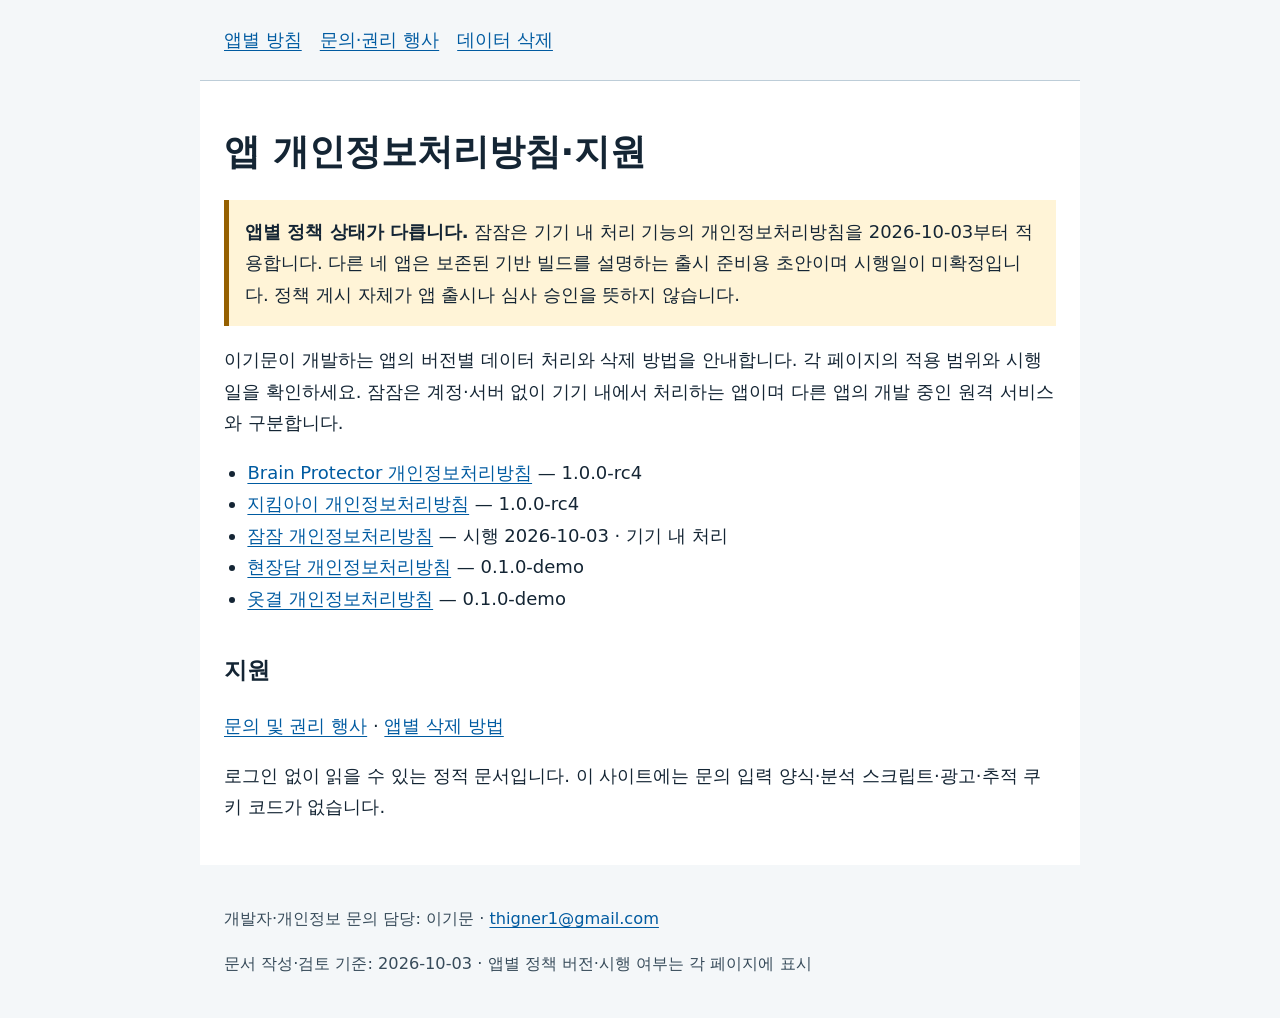
<file: index.html>
<!doctype html>
<html lang="ko"><head><meta charset="utf-8"><meta name="viewport" content="width=device-width, initial-scale=1"><meta name="description" content="앱 개인정보처리방침·지원 · 개발자 이기문 · 현재 버전 데이터 처리 안내"><title>앱 개인정보처리방침·지원 | 이기문 앱 지원</title><link rel="stylesheet" href="styles.css"></head>
<body><a class="skip" href="#main">본문 바로가기</a><header><nav aria-label="공통 메뉴"><a href="index.html">앱별 방침</a><a href="support.html">문의·권리 행사</a><a href="delete-data.html">데이터 삭제</a></nav></header><main id="main"><h1>앱 개인정보처리방침·지원</h1><p class="notice"><strong>앱별 정책 상태가 다릅니다.</strong> 잠잠은 기기 내 처리 기능의 개인정보처리방침을 2026-10-03부터 적용합니다. 다른 네 앱은 보존된 기반 빌드를 설명하는 출시 준비용 초안이며 시행일이 미확정입니다. 정책 게시 자체가 앱 출시나 심사 승인을 뜻하지 않습니다.</p><p>이기문이 개발하는 앱의 버전별 데이터 처리와 삭제 방법을 안내합니다. 각 페이지의 적용 범위와 시행일을 확인하세요. 잠잠은 계정·서버 없이 기기 내에서 처리하는 앱이며 다른 앱의 개발 중인 원격 서비스와 구분합니다.</p><ul><li><a href="brain-protector.html">Brain Protector 개인정보처리방침</a> — 1.0.0-rc4</li><li><a href="jikimai.html">지킴아이 개인정보처리방침</a> — 1.0.0-rc4</li><li><a href="jamjam.html">잠잠 개인정보처리방침</a> — 시행 2026-10-03 · 기기 내 처리</li><li><a href="hyeonjangdam.html">현장담 개인정보처리방침</a> — 0.1.0-demo</li><li><a href="otgyeol.html">옷결 개인정보처리방침</a> — 0.1.0-demo</li></ul><h2>지원</h2><p><a href="support.html">문의 및 권리 행사</a> · <a href="delete-data.html">앱별 삭제 방법</a></p><p>로그인 없이 읽을 수 있는 정적 문서입니다. 이 사이트에는 문의 입력 양식·분석 스크립트·광고·추적 쿠키 코드가 없습니다.</p></main><footer><p>개발자·개인정보 문의 담당: 이기문 · <a href="mailto:thigner1@gmail.com">thigner1@gmail.com</a></p><p>문서 작성·검토 기준: 2026-10-03 · 앱별 정책 버전·시행 여부는 각 페이지에 표시</p></footer></body></html>
</file>
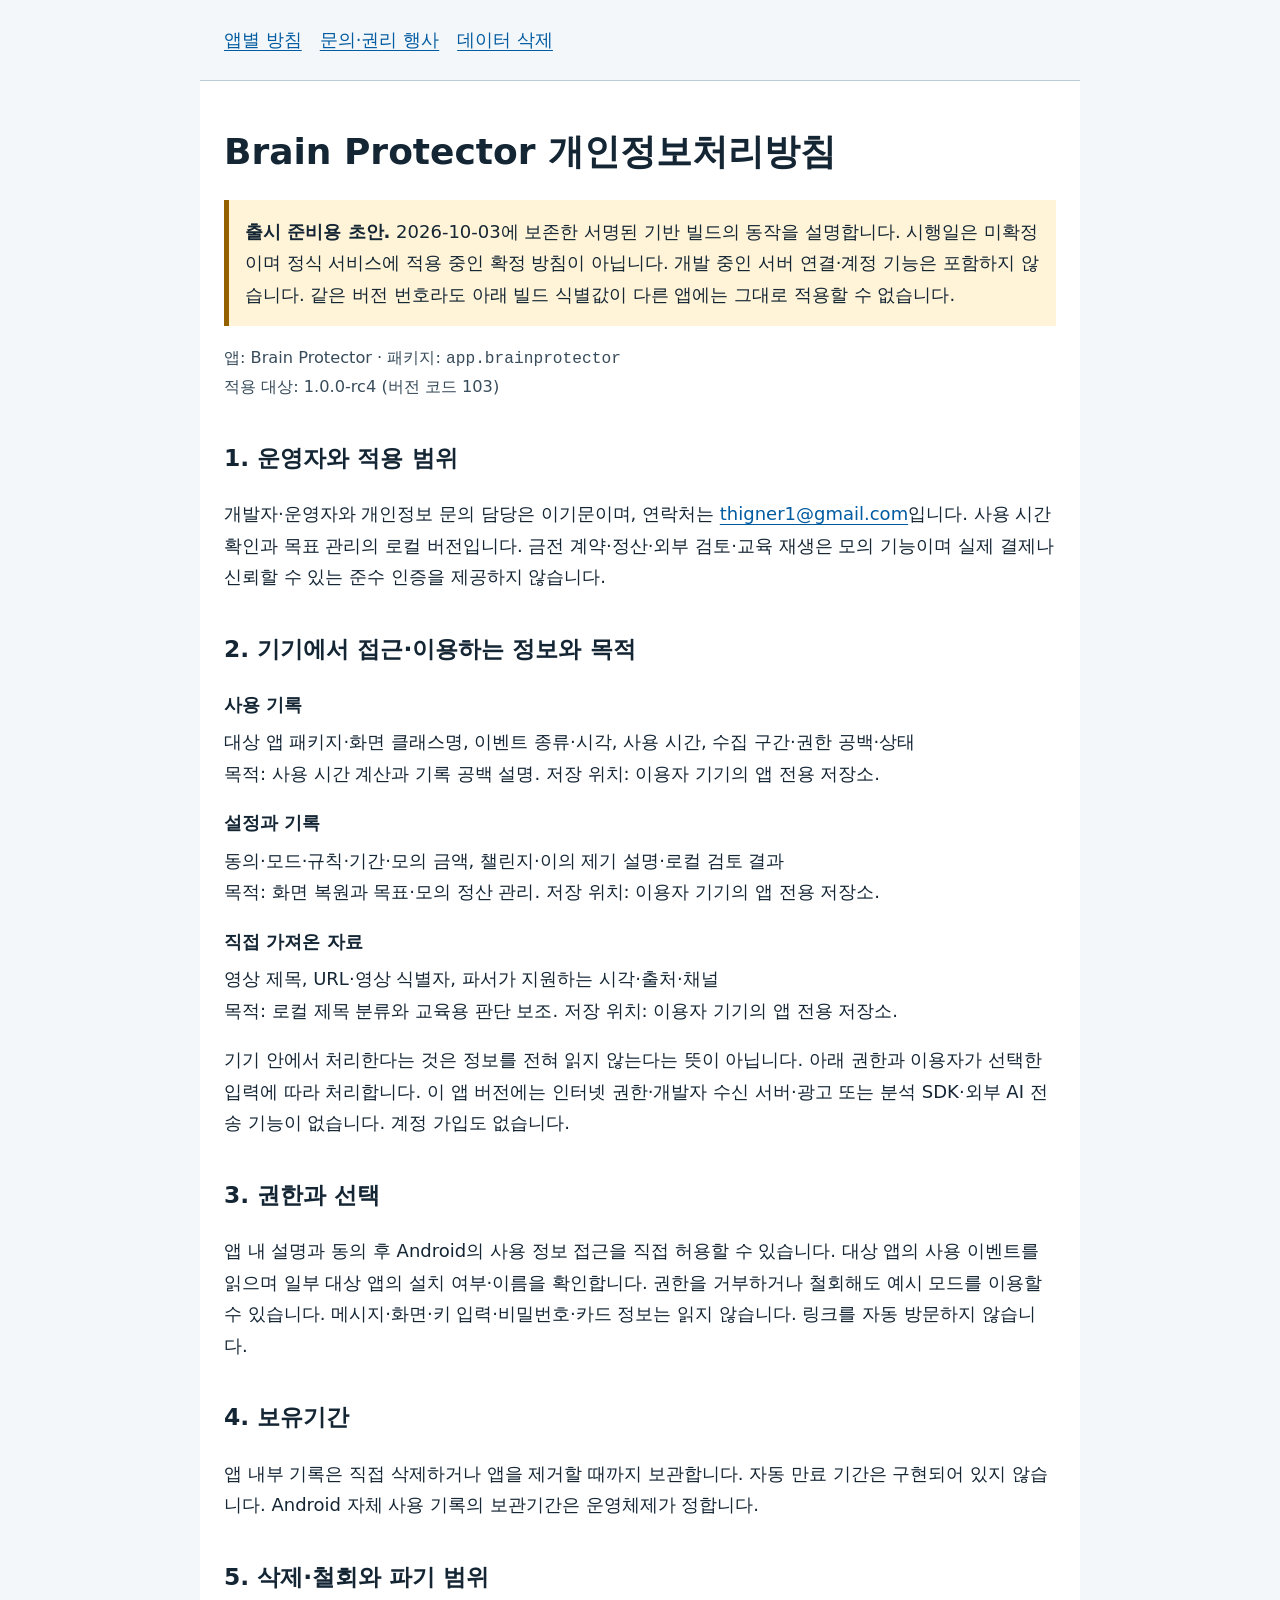
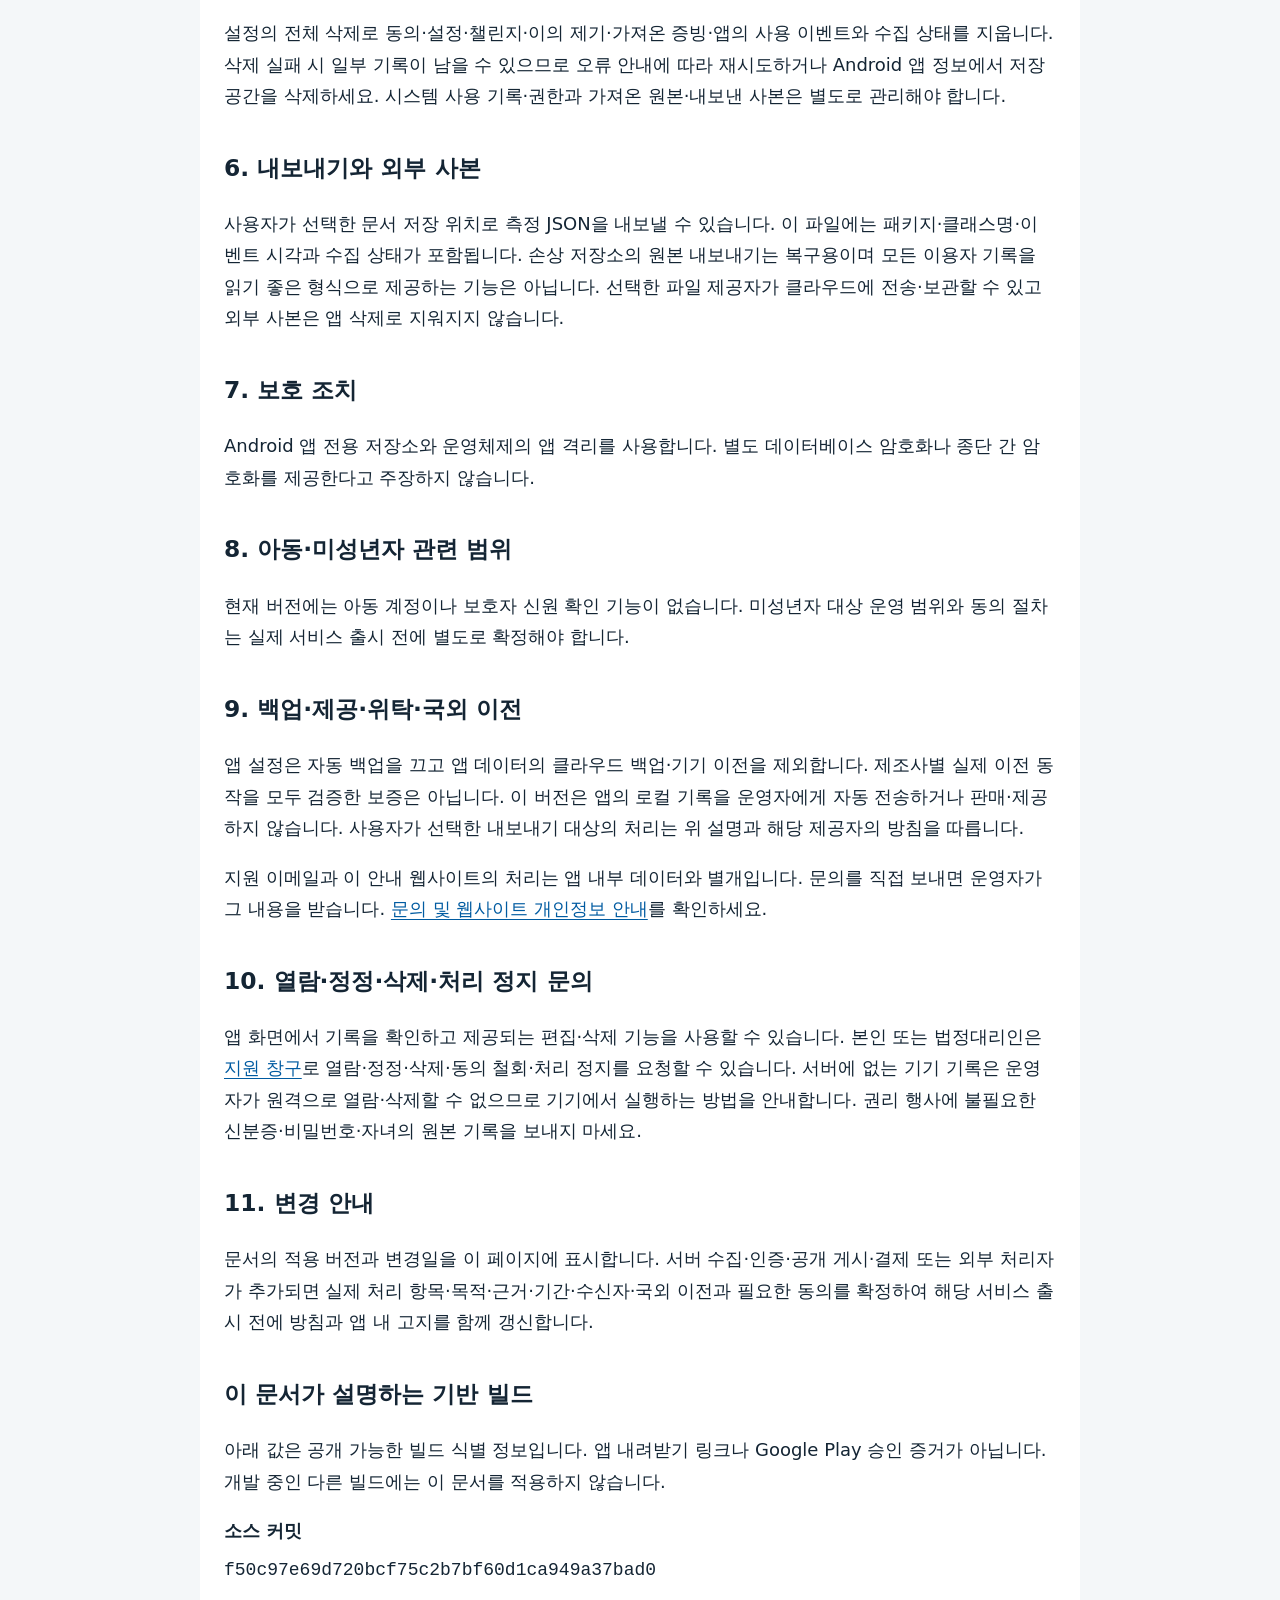
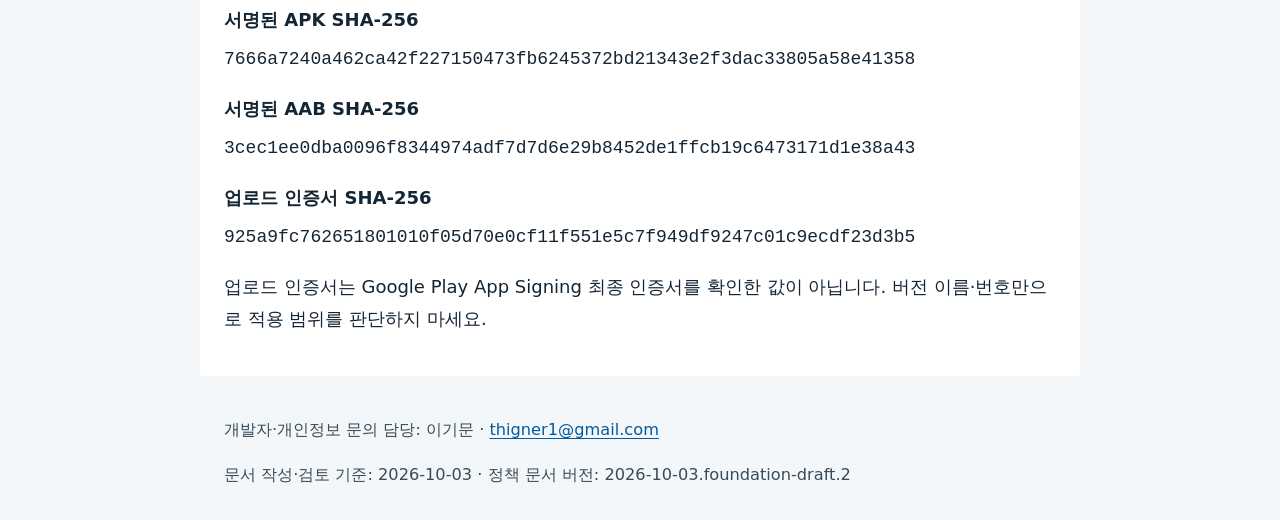
<file: brain-protector.html>
<!doctype html>
<html lang="ko"><head><meta charset="utf-8"><meta name="viewport" content="width=device-width, initial-scale=1"><meta name="description" content="Brain Protector 개인정보처리방침 · 개발자 이기문 · 현재 버전 데이터 처리 안내"><title>Brain Protector 개인정보처리방침 | 이기문 앱 지원</title><link rel="stylesheet" href="styles.css"></head>
<body><a class="skip" href="#main">본문 바로가기</a><header><nav aria-label="공통 메뉴"><a href="index.html">앱별 방침</a><a href="support.html">문의·권리 행사</a><a href="delete-data.html">데이터 삭제</a></nav></header><main id="main"><h1>Brain Protector 개인정보처리방침</h1><p class="notice"><strong>출시 준비용 초안.</strong> 2026-10-03에 보존한 서명된 기반 빌드의 동작을 설명합니다. 시행일은 미확정이며 정식 서비스에 적용 중인 확정 방침이 아닙니다. 개발 중인 서버 연결·계정 기능은 포함하지 않습니다. 같은 버전 번호라도 아래 빌드 식별값이 다른 앱에는 그대로 적용할 수 없습니다.</p><p class="meta">앱: Brain Protector · 패키지: <code>app.brainprotector</code><br>적용 대상: 1.0.0-rc4 (버전 코드 103)</p><h2>1. 운영자와 적용 범위</h2><p>개발자·운영자와 개인정보 문의 담당은 이기문이며, 연락처는 <a href="mailto:thigner1@gmail.com">thigner1@gmail.com</a>입니다. 사용 시간 확인과 목표 관리의 로컬 버전입니다. 금전 계약·정산·외부 검토·교육 재생은 모의 기능이며 실제 결제나 신뢰할 수 있는 준수 인증을 제공하지 않습니다.</p><h2>2. 기기에서 접근·이용하는 정보와 목적</h2><dl><dt>사용 기록</dt><dd>대상 앱 패키지·화면 클래스명, 이벤트 종류·시각, 사용 시간, 수집 구간·권한 공백·상태<br>목적: 사용 시간 계산과 기록 공백 설명. 저장 위치: 이용자 기기의 앱 전용 저장소.</dd><dt>설정과 기록</dt><dd>동의·모드·규칙·기간·모의 금액, 챌린지·이의 제기 설명·로컬 검토 결과<br>목적: 화면 복원과 목표·모의 정산 관리. 저장 위치: 이용자 기기의 앱 전용 저장소.</dd><dt>직접 가져온 자료</dt><dd>영상 제목, URL·영상 식별자, 파서가 지원하는 시각·출처·채널<br>목적: 로컬 제목 분류와 교육용 판단 보조. 저장 위치: 이용자 기기의 앱 전용 저장소.</dd></dl><p>기기 안에서 처리한다는 것은 정보를 전혀 읽지 않는다는 뜻이 아닙니다. 아래 권한과 이용자가 선택한 입력에 따라 처리합니다. 이 앱 버전에는 인터넷 권한·개발자 수신 서버·광고 또는 분석 SDK·외부 AI 전송 기능이 없습니다. 계정 가입도 없습니다.</p><h2 id="permissions">3. 권한과 선택</h2><p>앱 내 설명과 동의 후 Android의 사용 정보 접근을 직접 허용할 수 있습니다. 대상 앱의 사용 이벤트를 읽으며 일부 대상 앱의 설치 여부·이름을 확인합니다. 권한을 거부하거나 철회해도 예시 모드를 이용할 수 있습니다. 메시지·화면·키 입력·비밀번호·카드 정보는 읽지 않습니다. 링크를 자동 방문하지 않습니다.</p><h2 id="retention">4. 보유기간</h2><p>앱 내부 기록은 직접 삭제하거나 앱을 제거할 때까지 보관합니다. 자동 만료 기간은 구현되어 있지 않습니다. Android 자체 사용 기록의 보관기간은 운영체제가 정합니다.</p><h2 id="deletion">5. 삭제·철회와 파기 범위</h2><p>설정의 전체 삭제로 동의·설정·챌린지·이의 제기·가져온 증빙·앱의 사용 이벤트와 수집 상태를 지웁니다. 삭제 실패 시 일부 기록이 남을 수 있으므로 오류 안내에 따라 재시도하거나 Android 앱 정보에서 저장공간을 삭제하세요. 시스템 사용 기록·권한과 가져온 원본·내보낸 사본은 별도로 관리해야 합니다.</p><h2 id="export">6. 내보내기와 외부 사본</h2><p>사용자가 선택한 문서 저장 위치로 측정 JSON을 내보낼 수 있습니다. 이 파일에는 패키지·클래스명·이벤트 시각과 수집 상태가 포함됩니다. 손상 저장소의 원본 내보내기는 복구용이며 모든 이용자 기록을 읽기 좋은 형식으로 제공하는 기능은 아닙니다. 선택한 파일 제공자가 클라우드에 전송·보관할 수 있고 외부 사본은 앱 삭제로 지워지지 않습니다.</p><h2 id="security">7. 보호 조치</h2><p>Android 앱 전용 저장소와 운영체제의 앱 격리를 사용합니다. 별도 데이터베이스 암호화나 종단 간 암호화를 제공한다고 주장하지 않습니다.</p><h2 id="children">8. 아동·미성년자 관련 범위</h2><p>현재 버전에는 아동 계정이나 보호자 신원 확인 기능이 없습니다. 미성년자 대상 운영 범위와 동의 절차는 실제 서비스 출시 전에 별도로 확정해야 합니다.</p><h2>9. 백업·제공·위탁·국외 이전</h2><p>앱 설정은 자동 백업을 끄고 앱 데이터의 클라우드 백업·기기 이전을 제외합니다. 제조사별 실제 이전 동작을 모두 검증한 보증은 아닙니다. 이 버전은 앱의 로컬 기록을 운영자에게 자동 전송하거나 판매·제공하지 않습니다. 사용자가 선택한 내보내기 대상의 처리는 위 설명과 해당 제공자의 방침을 따릅니다.</p><p>지원 이메일과 이 안내 웹사이트의 처리는 앱 내부 데이터와 별개입니다. 문의를 직접 보내면 운영자가 그 내용을 받습니다. <a href="support.html#privacy">문의 및 웹사이트 개인정보 안내</a>를 확인하세요.</p><h2>10. 열람·정정·삭제·처리 정지 문의</h2><p>앱 화면에서 기록을 확인하고 제공되는 편집·삭제 기능을 사용할 수 있습니다. 본인 또는 법정대리인은 <a href="support.html">지원 창구</a>로 열람·정정·삭제·동의 철회·처리 정지를 요청할 수 있습니다. 서버에 없는 기기 기록은 운영자가 원격으로 열람·삭제할 수 없으므로 기기에서 실행하는 방법을 안내합니다. 권리 행사에 불필요한 신분증·비밀번호·자녀의 원본 기록을 보내지 마세요.</p><h2>11. 변경 안내</h2><p>문서의 적용 버전과 변경일을 이 페이지에 표시합니다. 서버 수집·인증·공개 게시·결제 또는 외부 처리자가 추가되면 실제 처리 항목·목적·근거·기간·수신자·국외 이전과 필요한 동의를 확정하여 해당 서비스 출시 전에 방침과 앱 내 고지를 함께 갱신합니다.</p><h2 id="build-snapshot">이 문서가 설명하는 기반 빌드</h2><p>아래 값은 공개 가능한 빌드 식별 정보입니다. 앱 내려받기 링크나 Google Play 승인 증거가 아닙니다. 개발 중인 다른 빌드에는 이 문서를 적용하지 않습니다.</p><dl><dt>소스 커밋</dt><dd><code>f50c97e69d720bcf75c2b7bf60d1ca949a37bad0</code></dd><dt>서명된 APK SHA-256</dt><dd><code>7666a7240a462ca42f227150473fb6245372bd21343e2f3dac33805a58e41358</code></dd><dt>서명된 AAB SHA-256</dt><dd><code>3cec1ee0dba0096f8344974adf7d7d6e29b8452de1ffcb19c6473171d1e38a43</code></dd><dt>업로드 인증서 SHA-256</dt><dd><code>925a9fc762651801010f05d70e0cf11f551e5c7f949df9247c01c9ecdf23d3b5</code></dd></dl><p>업로드 인증서는 Google Play App Signing 최종 인증서를 확인한 값이 아닙니다. 버전 이름·번호만으로 적용 범위를 판단하지 마세요.</p></main><footer><p>개발자·개인정보 문의 담당: 이기문 · <a href="mailto:thigner1@gmail.com">thigner1@gmail.com</a></p><p>문서 작성·검토 기준: 2026-10-03 · 정책 문서 버전: 2026-10-03.foundation-draft.2</p></footer></body></html>
</file>
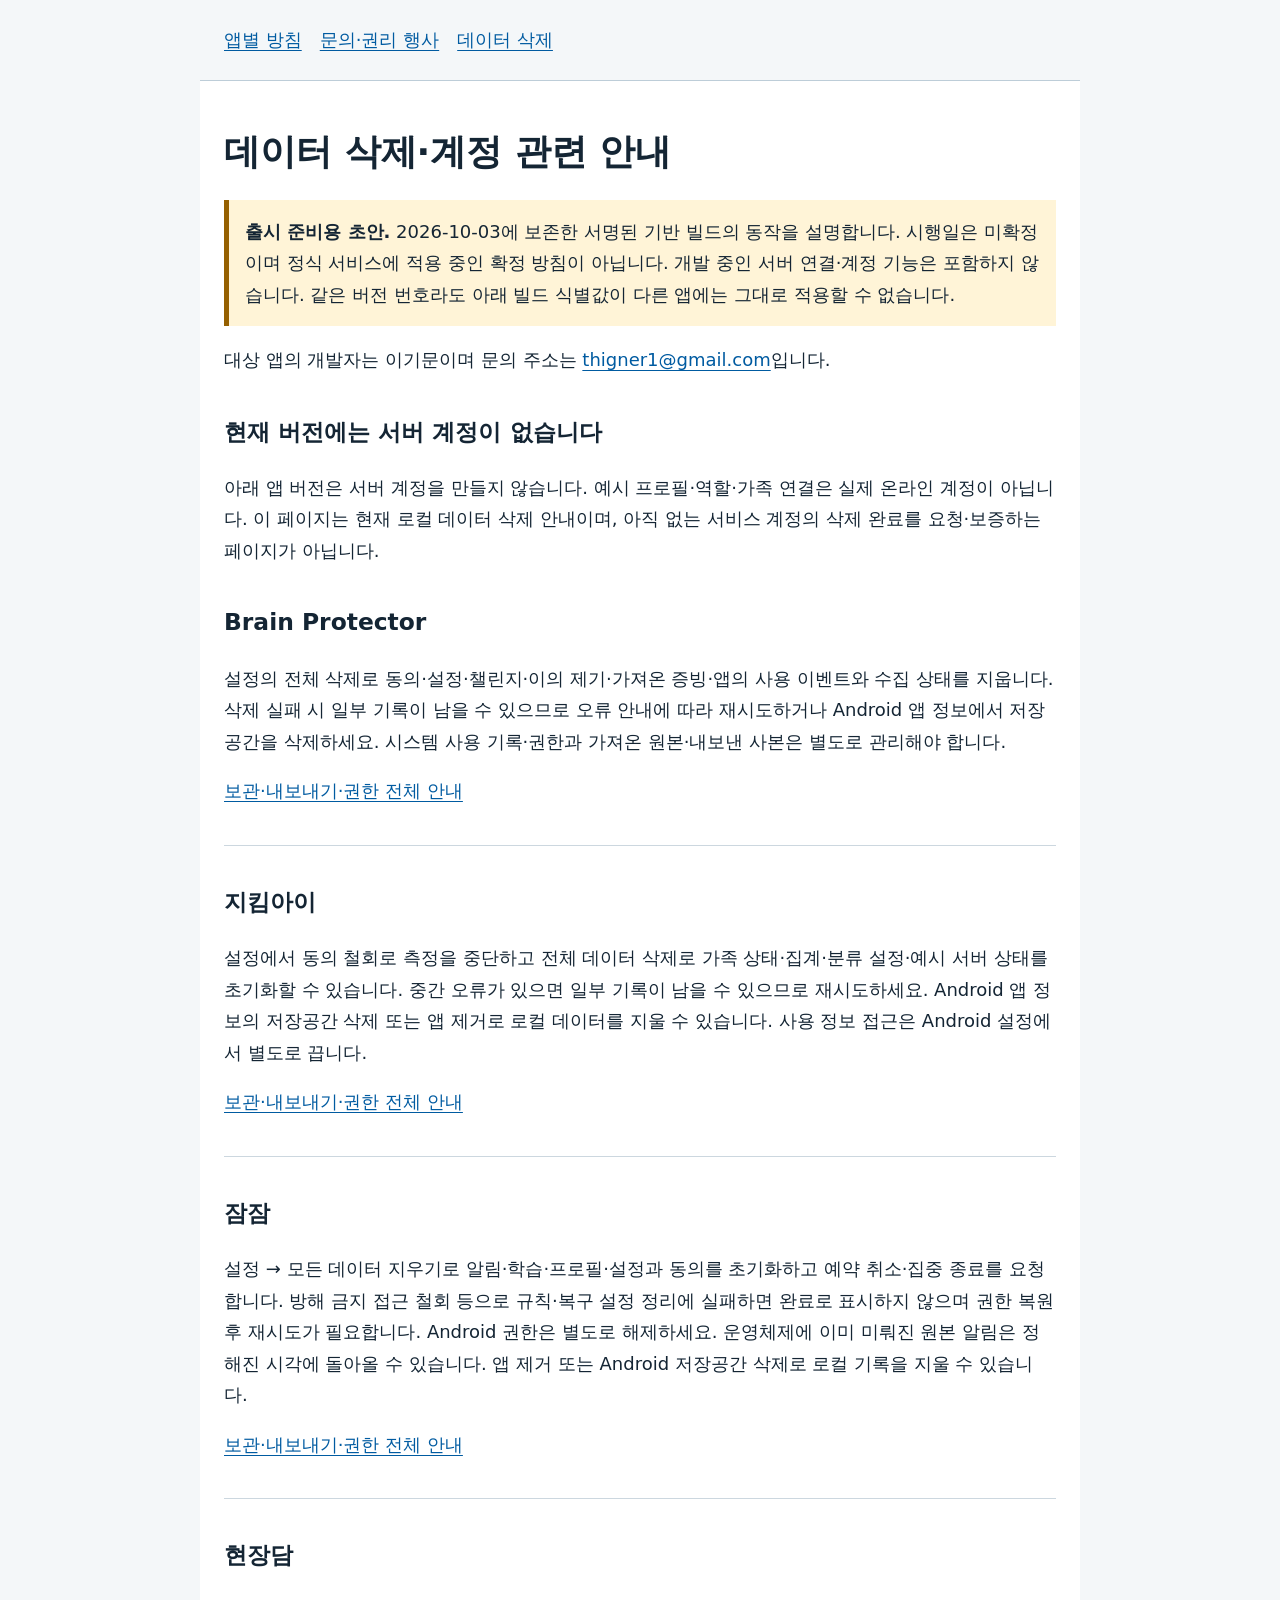
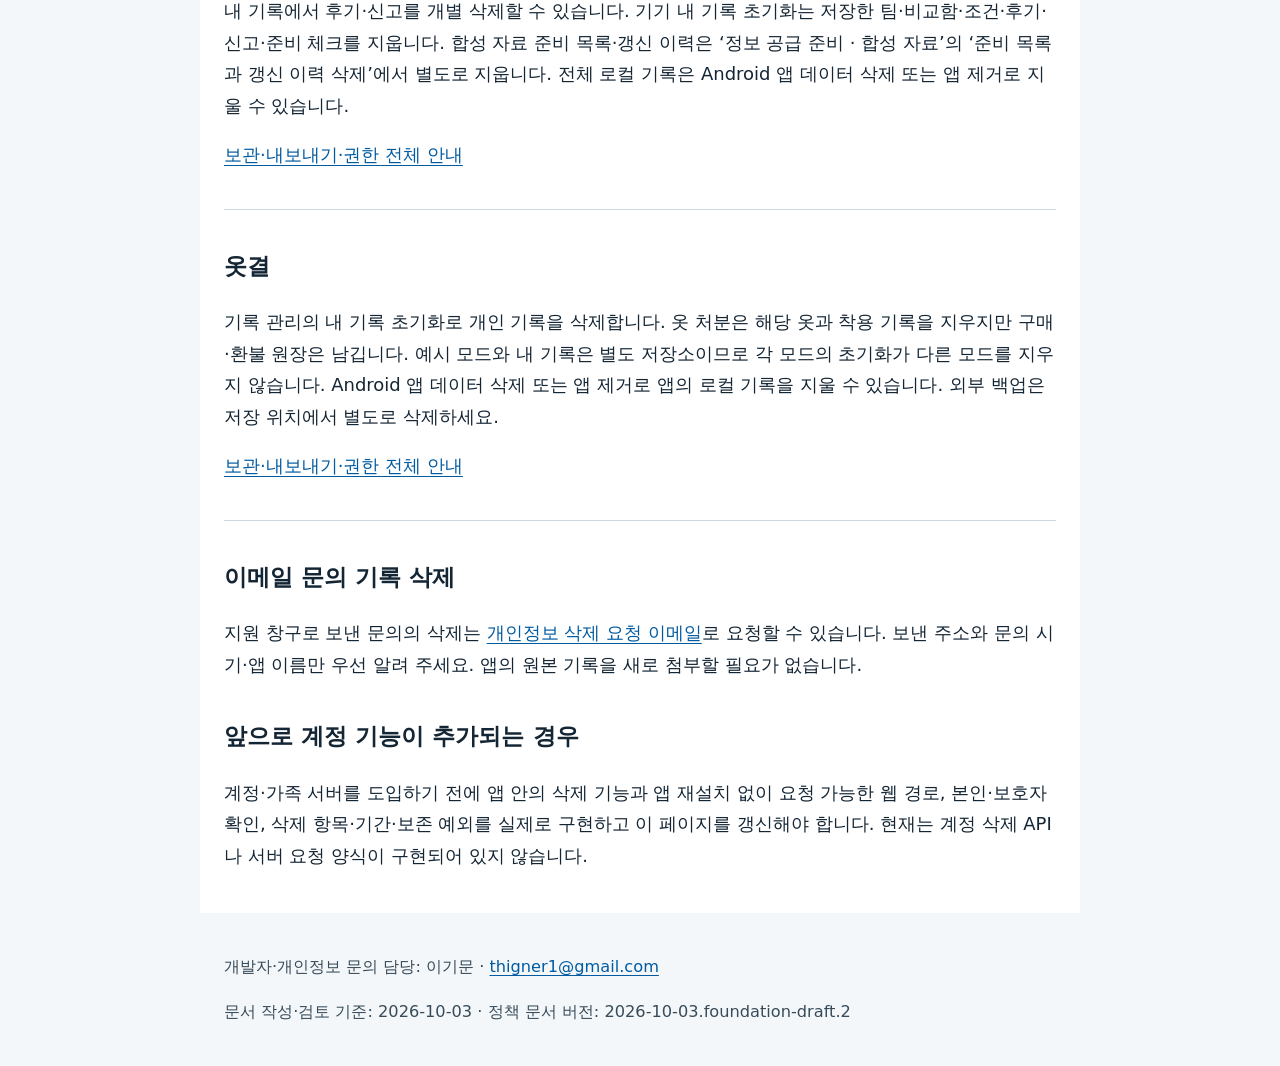
<file: delete-data.html>
<!doctype html>
<html lang="ko"><head><meta charset="utf-8"><meta name="viewport" content="width=device-width, initial-scale=1"><meta name="description" content="데이터 삭제·계정 관련 안내 · 개발자 이기문 · 현재 버전 데이터 처리 안내"><title>데이터 삭제·계정 관련 안내 | 이기문 앱 지원</title><link rel="stylesheet" href="styles.css"></head>
<body><a class="skip" href="#main">본문 바로가기</a><header><nav aria-label="공통 메뉴"><a href="index.html">앱별 방침</a><a href="support.html">문의·권리 행사</a><a href="delete-data.html">데이터 삭제</a></nav></header><main id="main"><h1>데이터 삭제·계정 관련 안내</h1><p class="notice"><strong>출시 준비용 초안.</strong> 2026-10-03에 보존한 서명된 기반 빌드의 동작을 설명합니다. 시행일은 미확정이며 정식 서비스에 적용 중인 확정 방침이 아닙니다. 개발 중인 서버 연결·계정 기능은 포함하지 않습니다. 같은 버전 번호라도 아래 빌드 식별값이 다른 앱에는 그대로 적용할 수 없습니다.</p><p>대상 앱의 개발자는 이기문이며 문의 주소는 <a href="mailto:thigner1@gmail.com">thigner1@gmail.com</a>입니다.</p><h2>현재 버전에는 서버 계정이 없습니다</h2><p>아래 앱 버전은 서버 계정을 만들지 않습니다. 예시 프로필·역할·가족 연결은 실제 온라인 계정이 아닙니다. 이 페이지는 현재 로컬 데이터 삭제 안내이며, 아직 없는 서비스 계정의 삭제 완료를 요청·보증하는 페이지가 아닙니다.</p><article><h2>Brain Protector</h2><p>설정의 전체 삭제로 동의·설정·챌린지·이의 제기·가져온 증빙·앱의 사용 이벤트와 수집 상태를 지웁니다. 삭제 실패 시 일부 기록이 남을 수 있으므로 오류 안내에 따라 재시도하거나 Android 앱 정보에서 저장공간을 삭제하세요. 시스템 사용 기록·권한과 가져온 원본·내보낸 사본은 별도로 관리해야 합니다.</p><p><a href="brain-protector.html">보관·내보내기·권한 전체 안내</a></p></article><article><h2>지킴아이</h2><p>설정에서 동의 철회로 측정을 중단하고 전체 데이터 삭제로 가족 상태·집계·분류 설정·예시 서버 상태를 초기화할 수 있습니다. 중간 오류가 있으면 일부 기록이 남을 수 있으므로 재시도하세요. Android 앱 정보의 저장공간 삭제 또는 앱 제거로 로컬 데이터를 지울 수 있습니다. 사용 정보 접근은 Android 설정에서 별도로 끕니다.</p><p><a href="jikimai.html">보관·내보내기·권한 전체 안내</a></p></article><article><h2>잠잠</h2><p>설정 → 모든 데이터 지우기로 알림·학습·프로필·설정과 동의를 초기화하고 예약 취소·집중 종료를 요청합니다. 방해 금지 접근 철회 등으로 규칙·복구 설정 정리에 실패하면 완료로 표시하지 않으며 권한 복원 후 재시도가 필요합니다. Android 권한은 별도로 해제하세요. 운영체제에 이미 미뤄진 원본 알림은 정해진 시각에 돌아올 수 있습니다. 앱 제거 또는 Android 저장공간 삭제로 로컬 기록을 지울 수 있습니다.</p><p><a href="jamjam.html">보관·내보내기·권한 전체 안내</a></p></article><article><h2>현장담</h2><p>내 기록에서 후기·신고를 개별 삭제할 수 있습니다. 기기 내 기록 초기화는 저장한 팀·비교함·조건·후기·신고·준비 체크를 지웁니다. 합성 자료 준비 목록·갱신 이력은 ‘정보 공급 준비 · 합성 자료’의 ‘준비 목록과 갱신 이력 삭제’에서 별도로 지웁니다. 전체 로컬 기록은 Android 앱 데이터 삭제 또는 앱 제거로 지울 수 있습니다.</p><p><a href="hyeonjangdam.html">보관·내보내기·권한 전체 안내</a></p></article><article><h2>옷결</h2><p>기록 관리의 내 기록 초기화로 개인 기록을 삭제합니다. 옷 처분은 해당 옷과 착용 기록을 지우지만 구매·환불 원장은 남깁니다. 예시 모드와 내 기록은 별도 저장소이므로 각 모드의 초기화가 다른 모드를 지우지 않습니다. Android 앱 데이터 삭제 또는 앱 제거로 앱의 로컬 기록을 지울 수 있습니다. 외부 백업은 저장 위치에서 별도로 삭제하세요.</p><p><a href="otgyeol.html">보관·내보내기·권한 전체 안내</a></p></article><h2>이메일 문의 기록 삭제</h2><p>지원 창구로 보낸 문의의 삭제는 <a href="mailto:thigner1@gmail.com?subject=%EA%B0%9C%EC%9D%B8%EC%A0%95%EB%B3%B4%20%EC%82%AD%EC%A0%9C%20%EC%9A%94%EC%B2%AD">개인정보 삭제 요청 이메일</a>로 요청할 수 있습니다. 보낸 주소와 문의 시기·앱 이름만 우선 알려 주세요. 앱의 원본 기록을 새로 첨부할 필요가 없습니다.</p><h2>앞으로 계정 기능이 추가되는 경우</h2><p>계정·가족 서버를 도입하기 전에 앱 안의 삭제 기능과 앱 재설치 없이 요청 가능한 웹 경로, 본인·보호자 확인, 삭제 항목·기간·보존 예외를 실제로 구현하고 이 페이지를 갱신해야 합니다. 현재는 계정 삭제 API나 서버 요청 양식이 구현되어 있지 않습니다.</p></main><footer><p>개발자·개인정보 문의 담당: 이기문 · <a href="mailto:thigner1@gmail.com">thigner1@gmail.com</a></p><p>문서 작성·검토 기준: 2026-10-03 · 정책 문서 버전: 2026-10-03.foundation-draft.2</p></footer></body></html>
</file>
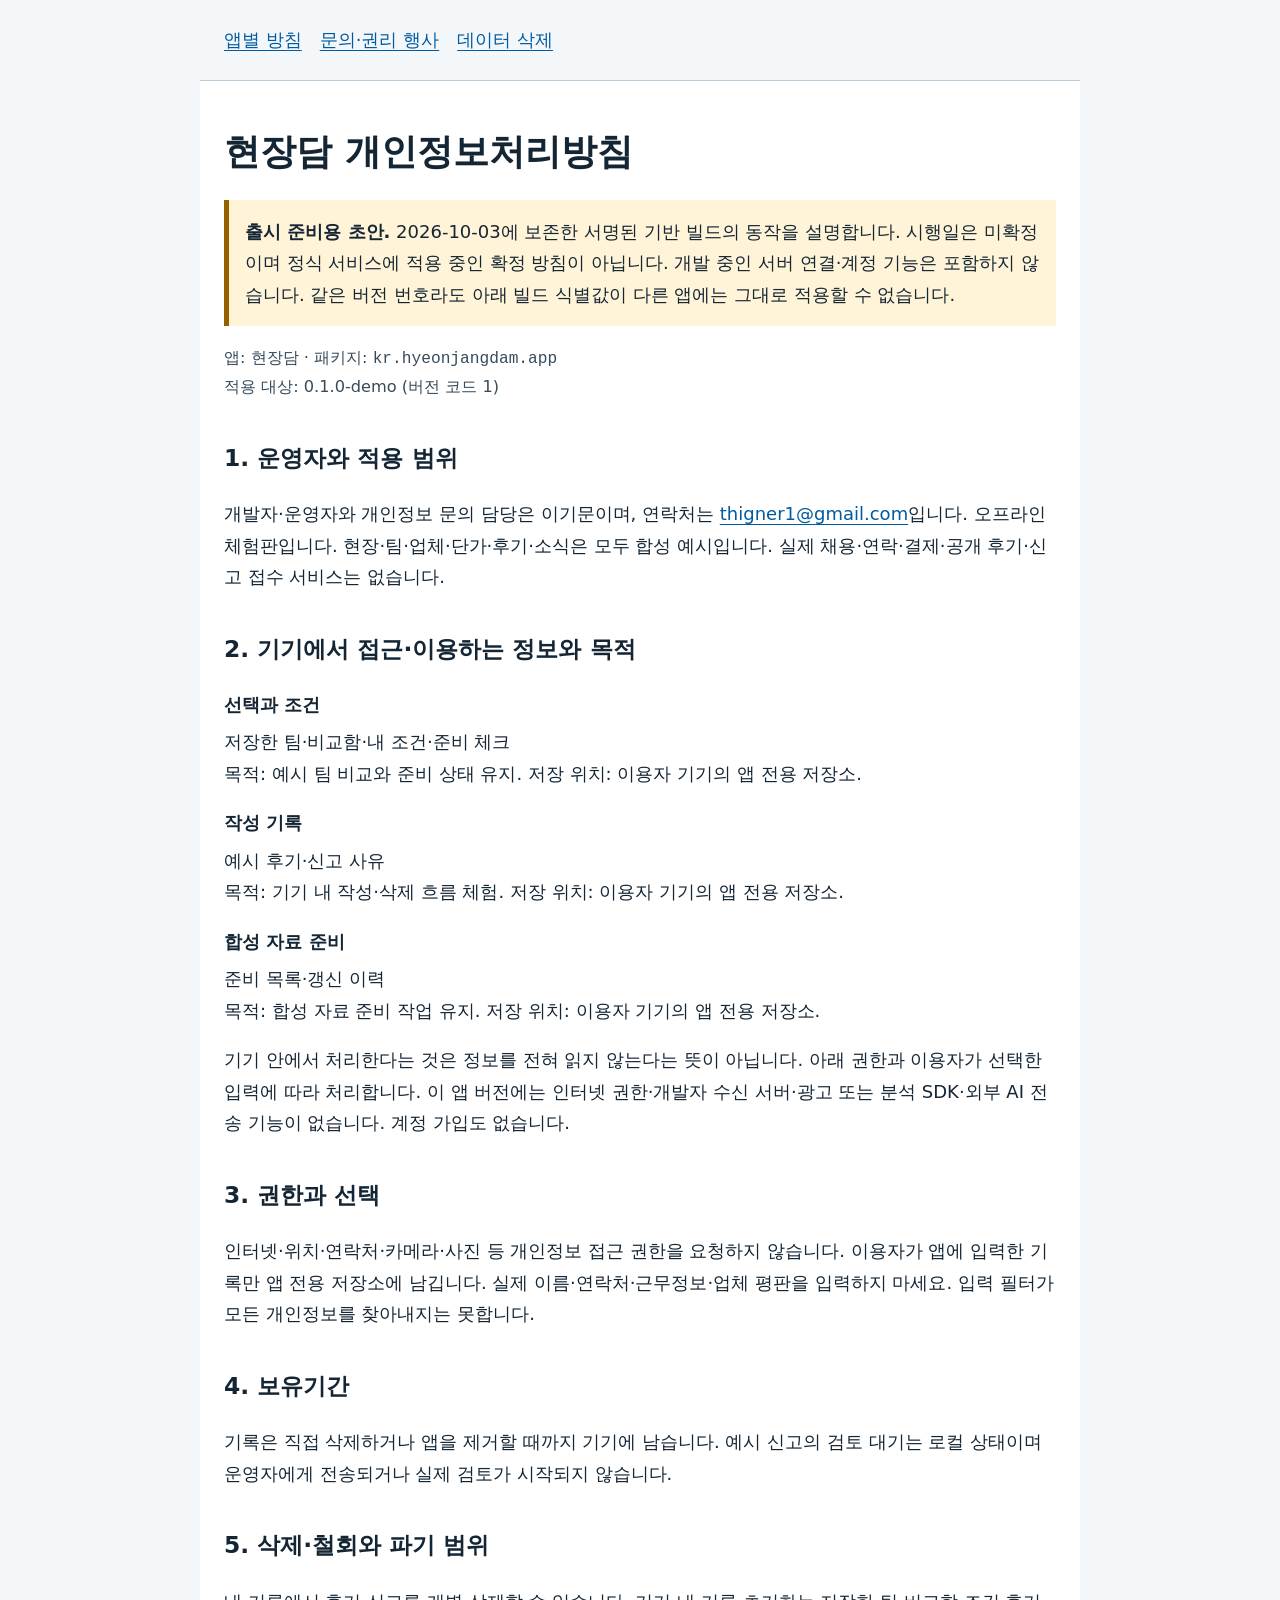
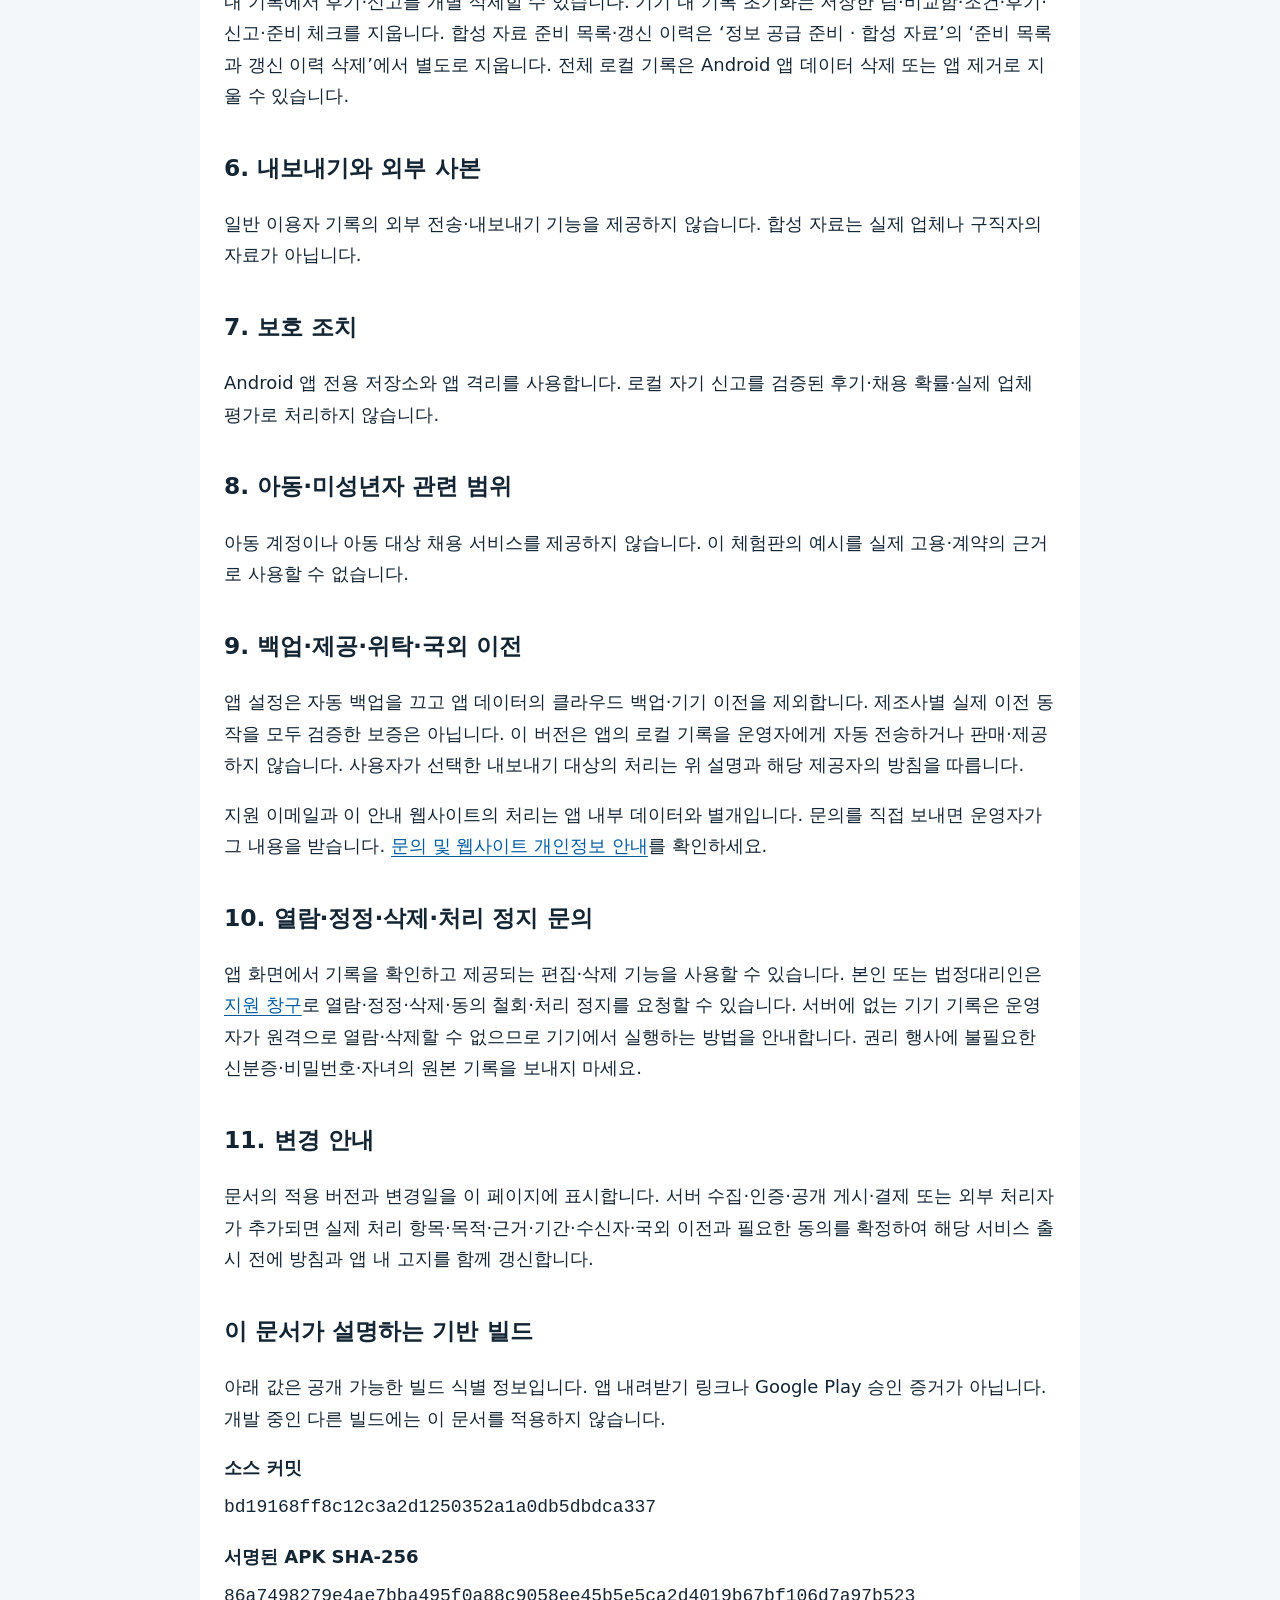
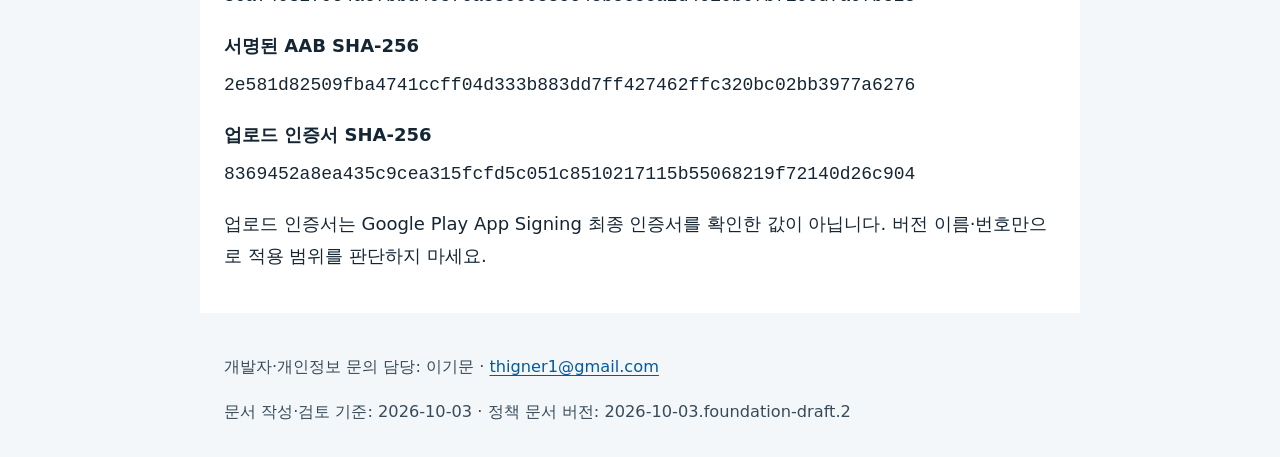
<file: hyeonjangdam.html>
<!doctype html>
<html lang="ko"><head><meta charset="utf-8"><meta name="viewport" content="width=device-width, initial-scale=1"><meta name="description" content="현장담 개인정보처리방침 · 개발자 이기문 · 현재 버전 데이터 처리 안내"><title>현장담 개인정보처리방침 | 이기문 앱 지원</title><link rel="stylesheet" href="styles.css"></head>
<body><a class="skip" href="#main">본문 바로가기</a><header><nav aria-label="공통 메뉴"><a href="index.html">앱별 방침</a><a href="support.html">문의·권리 행사</a><a href="delete-data.html">데이터 삭제</a></nav></header><main id="main"><h1>현장담 개인정보처리방침</h1><p class="notice"><strong>출시 준비용 초안.</strong> 2026-10-03에 보존한 서명된 기반 빌드의 동작을 설명합니다. 시행일은 미확정이며 정식 서비스에 적용 중인 확정 방침이 아닙니다. 개발 중인 서버 연결·계정 기능은 포함하지 않습니다. 같은 버전 번호라도 아래 빌드 식별값이 다른 앱에는 그대로 적용할 수 없습니다.</p><p class="meta">앱: 현장담 · 패키지: <code>kr.hyeonjangdam.app</code><br>적용 대상: 0.1.0-demo (버전 코드 1)</p><h2>1. 운영자와 적용 범위</h2><p>개발자·운영자와 개인정보 문의 담당은 이기문이며, 연락처는 <a href="mailto:thigner1@gmail.com">thigner1@gmail.com</a>입니다. 오프라인 체험판입니다. 현장·팀·업체·단가·후기·소식은 모두 합성 예시입니다. 실제 채용·연락·결제·공개 후기·신고 접수 서비스는 없습니다.</p><h2>2. 기기에서 접근·이용하는 정보와 목적</h2><dl><dt>선택과 조건</dt><dd>저장한 팀·비교함·내 조건·준비 체크<br>목적: 예시 팀 비교와 준비 상태 유지. 저장 위치: 이용자 기기의 앱 전용 저장소.</dd><dt>작성 기록</dt><dd>예시 후기·신고 사유<br>목적: 기기 내 작성·삭제 흐름 체험. 저장 위치: 이용자 기기의 앱 전용 저장소.</dd><dt>합성 자료 준비</dt><dd>준비 목록·갱신 이력<br>목적: 합성 자료 준비 작업 유지. 저장 위치: 이용자 기기의 앱 전용 저장소.</dd></dl><p>기기 안에서 처리한다는 것은 정보를 전혀 읽지 않는다는 뜻이 아닙니다. 아래 권한과 이용자가 선택한 입력에 따라 처리합니다. 이 앱 버전에는 인터넷 권한·개발자 수신 서버·광고 또는 분석 SDK·외부 AI 전송 기능이 없습니다. 계정 가입도 없습니다.</p><h2 id="permissions">3. 권한과 선택</h2><p>인터넷·위치·연락처·카메라·사진 등 개인정보 접근 권한을 요청하지 않습니다. 이용자가 앱에 입력한 기록만 앱 전용 저장소에 남깁니다. 실제 이름·연락처·근무정보·업체 평판을 입력하지 마세요. 입력 필터가 모든 개인정보를 찾아내지는 못합니다.</p><h2 id="retention">4. 보유기간</h2><p>기록은 직접 삭제하거나 앱을 제거할 때까지 기기에 남습니다. 예시 신고의 검토 대기는 로컬 상태이며 운영자에게 전송되거나 실제 검토가 시작되지 않습니다.</p><h2 id="deletion">5. 삭제·철회와 파기 범위</h2><p>내 기록에서 후기·신고를 개별 삭제할 수 있습니다. 기기 내 기록 초기화는 저장한 팀·비교함·조건·후기·신고·준비 체크를 지웁니다. 합성 자료 준비 목록·갱신 이력은 ‘정보 공급 준비 · 합성 자료’의 ‘준비 목록과 갱신 이력 삭제’에서 별도로 지웁니다. 전체 로컬 기록은 Android 앱 데이터 삭제 또는 앱 제거로 지울 수 있습니다.</p><h2 id="export">6. 내보내기와 외부 사본</h2><p>일반 이용자 기록의 외부 전송·내보내기 기능을 제공하지 않습니다. 합성 자료는 실제 업체나 구직자의 자료가 아닙니다.</p><h2 id="security">7. 보호 조치</h2><p>Android 앱 전용 저장소와 앱 격리를 사용합니다. 로컬 자기 신고를 검증된 후기·채용 확률·실제 업체 평가로 처리하지 않습니다.</p><h2 id="children">8. 아동·미성년자 관련 범위</h2><p>아동 계정이나 아동 대상 채용 서비스를 제공하지 않습니다. 이 체험판의 예시를 실제 고용·계약의 근거로 사용할 수 없습니다.</p><h2>9. 백업·제공·위탁·국외 이전</h2><p>앱 설정은 자동 백업을 끄고 앱 데이터의 클라우드 백업·기기 이전을 제외합니다. 제조사별 실제 이전 동작을 모두 검증한 보증은 아닙니다. 이 버전은 앱의 로컬 기록을 운영자에게 자동 전송하거나 판매·제공하지 않습니다. 사용자가 선택한 내보내기 대상의 처리는 위 설명과 해당 제공자의 방침을 따릅니다.</p><p>지원 이메일과 이 안내 웹사이트의 처리는 앱 내부 데이터와 별개입니다. 문의를 직접 보내면 운영자가 그 내용을 받습니다. <a href="support.html#privacy">문의 및 웹사이트 개인정보 안내</a>를 확인하세요.</p><h2>10. 열람·정정·삭제·처리 정지 문의</h2><p>앱 화면에서 기록을 확인하고 제공되는 편집·삭제 기능을 사용할 수 있습니다. 본인 또는 법정대리인은 <a href="support.html">지원 창구</a>로 열람·정정·삭제·동의 철회·처리 정지를 요청할 수 있습니다. 서버에 없는 기기 기록은 운영자가 원격으로 열람·삭제할 수 없으므로 기기에서 실행하는 방법을 안내합니다. 권리 행사에 불필요한 신분증·비밀번호·자녀의 원본 기록을 보내지 마세요.</p><h2>11. 변경 안내</h2><p>문서의 적용 버전과 변경일을 이 페이지에 표시합니다. 서버 수집·인증·공개 게시·결제 또는 외부 처리자가 추가되면 실제 처리 항목·목적·근거·기간·수신자·국외 이전과 필요한 동의를 확정하여 해당 서비스 출시 전에 방침과 앱 내 고지를 함께 갱신합니다.</p><h2 id="build-snapshot">이 문서가 설명하는 기반 빌드</h2><p>아래 값은 공개 가능한 빌드 식별 정보입니다. 앱 내려받기 링크나 Google Play 승인 증거가 아닙니다. 개발 중인 다른 빌드에는 이 문서를 적용하지 않습니다.</p><dl><dt>소스 커밋</dt><dd><code>bd19168ff8c12c3a2d1250352a1a0db5dbdca337</code></dd><dt>서명된 APK SHA-256</dt><dd><code>86a7498279e4ae7bba495f0a88c9058ee45b5e5ca2d4019b67bf106d7a97b523</code></dd><dt>서명된 AAB SHA-256</dt><dd><code>2e581d82509fba4741ccff04d333b883dd7ff427462ffc320bc02bb3977a6276</code></dd><dt>업로드 인증서 SHA-256</dt><dd><code>8369452a8ea435c9cea315fcfd5c051c8510217115b55068219f72140d26c904</code></dd></dl><p>업로드 인증서는 Google Play App Signing 최종 인증서를 확인한 값이 아닙니다. 버전 이름·번호만으로 적용 범위를 판단하지 마세요.</p></main><footer><p>개발자·개인정보 문의 담당: 이기문 · <a href="mailto:thigner1@gmail.com">thigner1@gmail.com</a></p><p>문서 작성·검토 기준: 2026-10-03 · 정책 문서 버전: 2026-10-03.foundation-draft.2</p></footer></body></html>
</file>
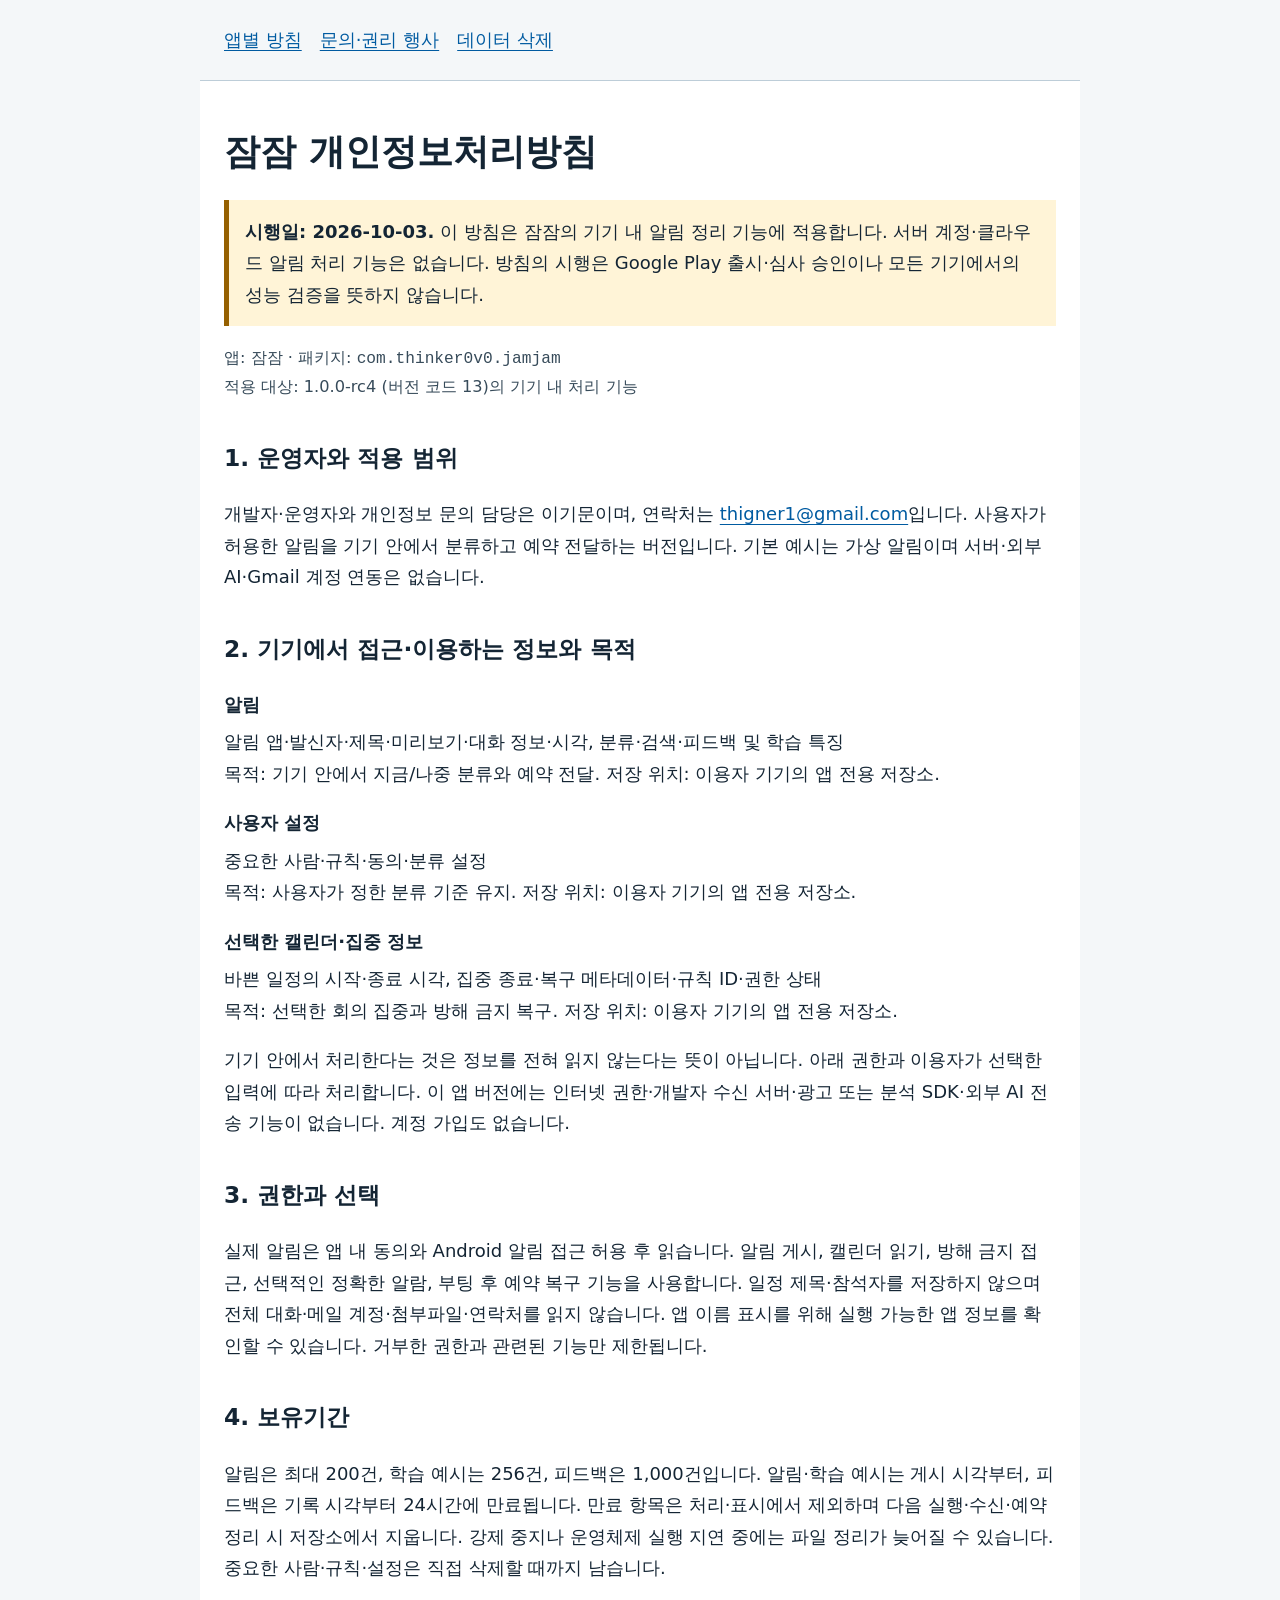
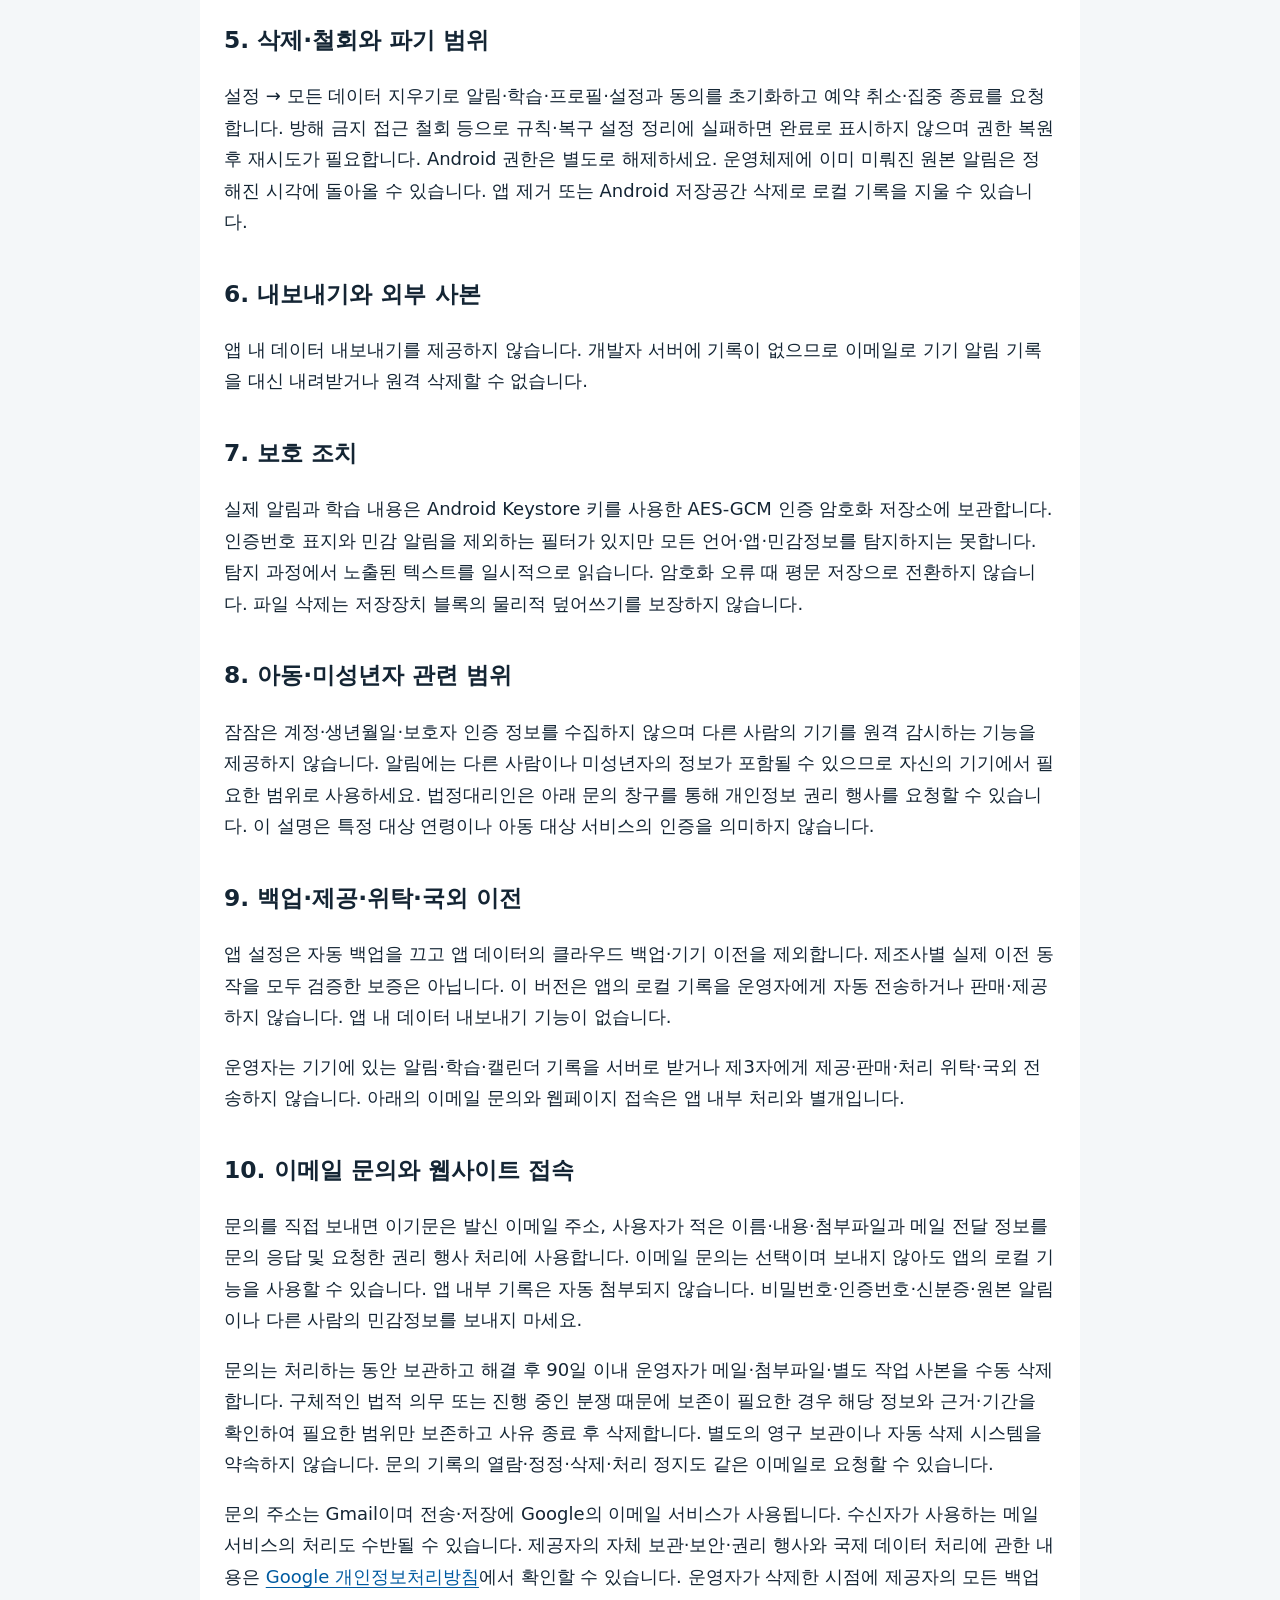
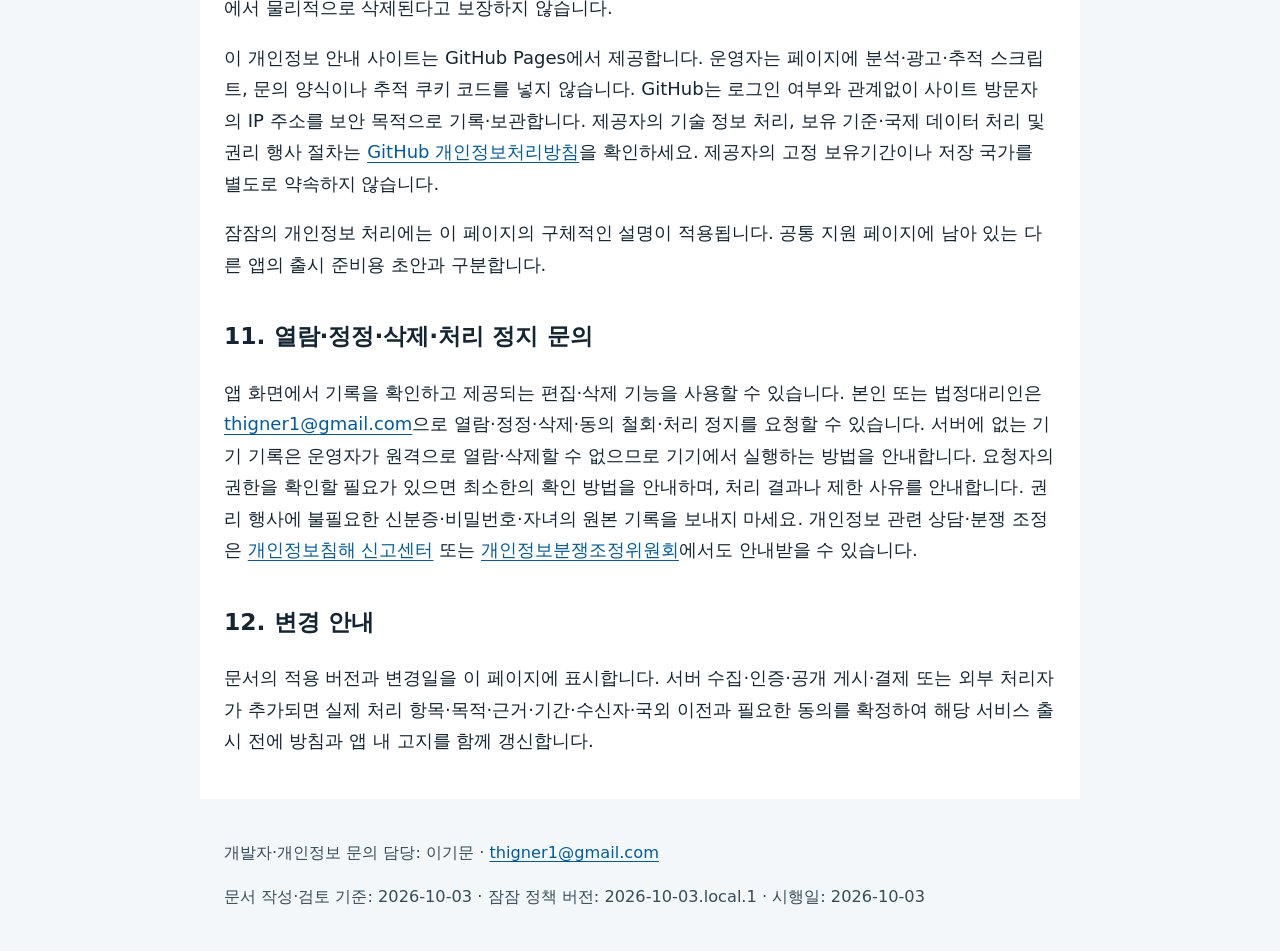
<file: jamjam.html>
<!doctype html>
<html lang="ko"><head><meta charset="utf-8"><meta name="viewport" content="width=device-width, initial-scale=1"><meta name="description" content="잠잠 개인정보처리방침 · 개발자 이기문 · 현재 버전 데이터 처리 안내"><title>잠잠 개인정보처리방침 | 이기문 앱 지원</title><link rel="stylesheet" href="styles.css"></head>
<body><a class="skip" href="#main">본문 바로가기</a><header><nav aria-label="공통 메뉴"><a href="index.html">앱별 방침</a><a href="support.html">문의·권리 행사</a><a href="delete-data.html">데이터 삭제</a></nav></header><main id="main"><h1>잠잠 개인정보처리방침</h1><p class="notice"><strong>시행일: 2026-10-03.</strong> 이 방침은 잠잠의 기기 내 알림 정리 기능에 적용합니다. 서버 계정·클라우드 알림 처리 기능은 없습니다. 방침의 시행은 Google Play 출시·심사 승인이나 모든 기기에서의 성능 검증을 뜻하지 않습니다.</p><p class="meta">앱: 잠잠 · 패키지: <code>com.thinker0v0.jamjam</code><br>적용 대상: 1.0.0-rc4 (버전 코드 13)의 기기 내 처리 기능</p><h2>1. 운영자와 적용 범위</h2><p>개발자·운영자와 개인정보 문의 담당은 이기문이며, 연락처는 <a href="mailto:thigner1@gmail.com">thigner1@gmail.com</a>입니다. 사용자가 허용한 알림을 기기 안에서 분류하고 예약 전달하는 버전입니다. 기본 예시는 가상 알림이며 서버·외부 AI·Gmail 계정 연동은 없습니다.</p><h2>2. 기기에서 접근·이용하는 정보와 목적</h2><dl><dt>알림</dt><dd>알림 앱·발신자·제목·미리보기·대화 정보·시각, 분류·검색·피드백 및 학습 특징<br>목적: 기기 안에서 지금/나중 분류와 예약 전달. 저장 위치: 이용자 기기의 앱 전용 저장소.</dd><dt>사용자 설정</dt><dd>중요한 사람·규칙·동의·분류 설정<br>목적: 사용자가 정한 분류 기준 유지. 저장 위치: 이용자 기기의 앱 전용 저장소.</dd><dt>선택한 캘린더·집중 정보</dt><dd>바쁜 일정의 시작·종료 시각, 집중 종료·복구 메타데이터·규칙 ID·권한 상태<br>목적: 선택한 회의 집중과 방해 금지 복구. 저장 위치: 이용자 기기의 앱 전용 저장소.</dd></dl><p>기기 안에서 처리한다는 것은 정보를 전혀 읽지 않는다는 뜻이 아닙니다. 아래 권한과 이용자가 선택한 입력에 따라 처리합니다. 이 앱 버전에는 인터넷 권한·개발자 수신 서버·광고 또는 분석 SDK·외부 AI 전송 기능이 없습니다. 계정 가입도 없습니다.</p><h2 id="permissions">3. 권한과 선택</h2><p>실제 알림은 앱 내 동의와 Android 알림 접근 허용 후 읽습니다. 알림 게시, 캘린더 읽기, 방해 금지 접근, 선택적인 정확한 알람, 부팅 후 예약 복구 기능을 사용합니다. 일정 제목·참석자를 저장하지 않으며 전체 대화·메일 계정·첨부파일·연락처를 읽지 않습니다. 앱 이름 표시를 위해 실행 가능한 앱 정보를 확인할 수 있습니다. 거부한 권한과 관련된 기능만 제한됩니다.</p><h2 id="retention">4. 보유기간</h2><p>알림은 최대 200건, 학습 예시는 256건, 피드백은 1,000건입니다. 알림·학습 예시는 게시 시각부터, 피드백은 기록 시각부터 24시간에 만료됩니다. 만료 항목은 처리·표시에서 제외하며 다음 실행·수신·예약 정리 시 저장소에서 지웁니다. 강제 중지나 운영체제 실행 지연 중에는 파일 정리가 늦어질 수 있습니다. 중요한 사람·규칙·설정은 직접 삭제할 때까지 남습니다.</p><h2 id="deletion">5. 삭제·철회와 파기 범위</h2><p>설정 → 모든 데이터 지우기로 알림·학습·프로필·설정과 동의를 초기화하고 예약 취소·집중 종료를 요청합니다. 방해 금지 접근 철회 등으로 규칙·복구 설정 정리에 실패하면 완료로 표시하지 않으며 권한 복원 후 재시도가 필요합니다. Android 권한은 별도로 해제하세요. 운영체제에 이미 미뤄진 원본 알림은 정해진 시각에 돌아올 수 있습니다. 앱 제거 또는 Android 저장공간 삭제로 로컬 기록을 지울 수 있습니다.</p><h2 id="export">6. 내보내기와 외부 사본</h2><p>앱 내 데이터 내보내기를 제공하지 않습니다. 개발자 서버에 기록이 없으므로 이메일로 기기 알림 기록을 대신 내려받거나 원격 삭제할 수 없습니다.</p><h2 id="security">7. 보호 조치</h2><p>실제 알림과 학습 내용은 Android Keystore 키를 사용한 AES-GCM 인증 암호화 저장소에 보관합니다. 인증번호 표지와 민감 알림을 제외하는 필터가 있지만 모든 언어·앱·민감정보를 탐지하지는 못합니다. 탐지 과정에서 노출된 텍스트를 일시적으로 읽습니다. 암호화 오류 때 평문 저장으로 전환하지 않습니다. 파일 삭제는 저장장치 블록의 물리적 덮어쓰기를 보장하지 않습니다.</p><h2 id="children">8. 아동·미성년자 관련 범위</h2><p>잠잠은 계정·생년월일·보호자 인증 정보를 수집하지 않으며 다른 사람의 기기를 원격 감시하는 기능을 제공하지 않습니다. 알림에는 다른 사람이나 미성년자의 정보가 포함될 수 있으므로 자신의 기기에서 필요한 범위로 사용하세요. 법정대리인은 아래 문의 창구를 통해 개인정보 권리 행사를 요청할 수 있습니다. 이 설명은 특정 대상 연령이나 아동 대상 서비스의 인증을 의미하지 않습니다.</p><h2>9. 백업·제공·위탁·국외 이전</h2><p>앱 설정은 자동 백업을 끄고 앱 데이터의 클라우드 백업·기기 이전을 제외합니다. 제조사별 실제 이전 동작을 모두 검증한 보증은 아닙니다. 이 버전은 앱의 로컬 기록을 운영자에게 자동 전송하거나 판매·제공하지 않습니다. 앱 내 데이터 내보내기 기능이 없습니다.</p><p>운영자는 기기에 있는 알림·학습·캘린더 기록을 서버로 받거나 제3자에게 제공·판매·처리 위탁·국외 전송하지 않습니다. 아래의 이메일 문의와 웹페이지 접속은 앱 내부 처리와 별개입니다.</p><h2 id="support-privacy">10. 이메일 문의와 웹사이트 접속</h2><p>문의를 직접 보내면 이기문은 발신 이메일 주소, 사용자가 적은 이름·내용·첨부파일과 메일 전달 정보를 문의 응답 및 요청한 권리 행사 처리에 사용합니다. 이메일 문의는 선택이며 보내지 않아도 앱의 로컬 기능을 사용할 수 있습니다. 앱 내부 기록은 자동 첨부되지 않습니다. 비밀번호·인증번호·신분증·원본 알림이나 다른 사람의 민감정보를 보내지 마세요.</p><p>문의는 처리하는 동안 보관하고 해결 후 90일 이내 운영자가 메일·첨부파일·별도 작업 사본을 수동 삭제합니다. 구체적인 법적 의무 또는 진행 중인 분쟁 때문에 보존이 필요한 경우 해당 정보와 근거·기간을 확인하여 필요한 범위만 보존하고 사유 종료 후 삭제합니다. 별도의 영구 보관이나 자동 삭제 시스템을 약속하지 않습니다. 문의 기록의 열람·정정·삭제·처리 정지도 같은 이메일로 요청할 수 있습니다.</p><p>문의 주소는 Gmail이며 전송·저장에 Google의 이메일 서비스가 사용됩니다. 수신자가 사용하는 메일 서비스의 처리도 수반될 수 있습니다. 제공자의 자체 보관·보안·권리 행사와 국제 데이터 처리에 관한 내용은 <a href="https://policies.google.com/privacy?hl=ko">Google 개인정보처리방침</a>에서 확인할 수 있습니다. 운영자가 삭제한 시점에 제공자의 모든 백업에서 물리적으로 삭제된다고 보장하지 않습니다.</p><p>이 개인정보 안내 사이트는 GitHub Pages에서 제공합니다. 운영자는 페이지에 분석·광고·추적 스크립트, 문의 양식이나 추적 쿠키 코드를 넣지 않습니다. GitHub는 로그인 여부와 관계없이 사이트 방문자의 IP 주소를 보안 목적으로 기록·보관합니다. 제공자의 기술 정보 처리, 보유 기준·국제 데이터 처리 및 권리 행사 절차는 <a href="https://docs.github.com/en/site-policy/privacy-policies/github-general-privacy-statement">GitHub 개인정보처리방침</a>을 확인하세요. 제공자의 고정 보유기간이나 저장 국가를 별도로 약속하지 않습니다.</p><p>잠잠의 개인정보 처리에는 이 페이지의 구체적인 설명이 적용됩니다. 공통 지원 페이지에 남아 있는 다른 앱의 출시 준비용 초안과 구분합니다.</p><h2>11. 열람·정정·삭제·처리 정지 문의</h2><p>앱 화면에서 기록을 확인하고 제공되는 편집·삭제 기능을 사용할 수 있습니다. 본인 또는 법정대리인은 <a href="mailto:thigner1@gmail.com">thigner1@gmail.com</a>으로 열람·정정·삭제·동의 철회·처리 정지를 요청할 수 있습니다. 서버에 없는 기기 기록은 운영자가 원격으로 열람·삭제할 수 없으므로 기기에서 실행하는 방법을 안내합니다. 요청자의 권한을 확인할 필요가 있으면 최소한의 확인 방법을 안내하며, 처리 결과나 제한 사유를 안내합니다. 권리 행사에 불필요한 신분증·비밀번호·자녀의 원본 기록을 보내지 마세요. 개인정보 관련 상담·분쟁 조정은 <a href="https://privacy.kisa.or.kr/">개인정보침해 신고센터</a> 또는 <a href="https://www.kopico.go.kr/">개인정보분쟁조정위원회</a>에서도 안내받을 수 있습니다.</p><h2>12. 변경 안내</h2><p>문서의 적용 버전과 변경일을 이 페이지에 표시합니다. 서버 수집·인증·공개 게시·결제 또는 외부 처리자가 추가되면 실제 처리 항목·목적·근거·기간·수신자·국외 이전과 필요한 동의를 확정하여 해당 서비스 출시 전에 방침과 앱 내 고지를 함께 갱신합니다.</p></main><footer><p>개발자·개인정보 문의 담당: 이기문 · <a href="mailto:thigner1@gmail.com">thigner1@gmail.com</a></p><p>문서 작성·검토 기준: 2026-10-03 · 잠잠 정책 버전: 2026-10-03.local.1 · 시행일: 2026-10-03</p></footer></body></html>
</file>
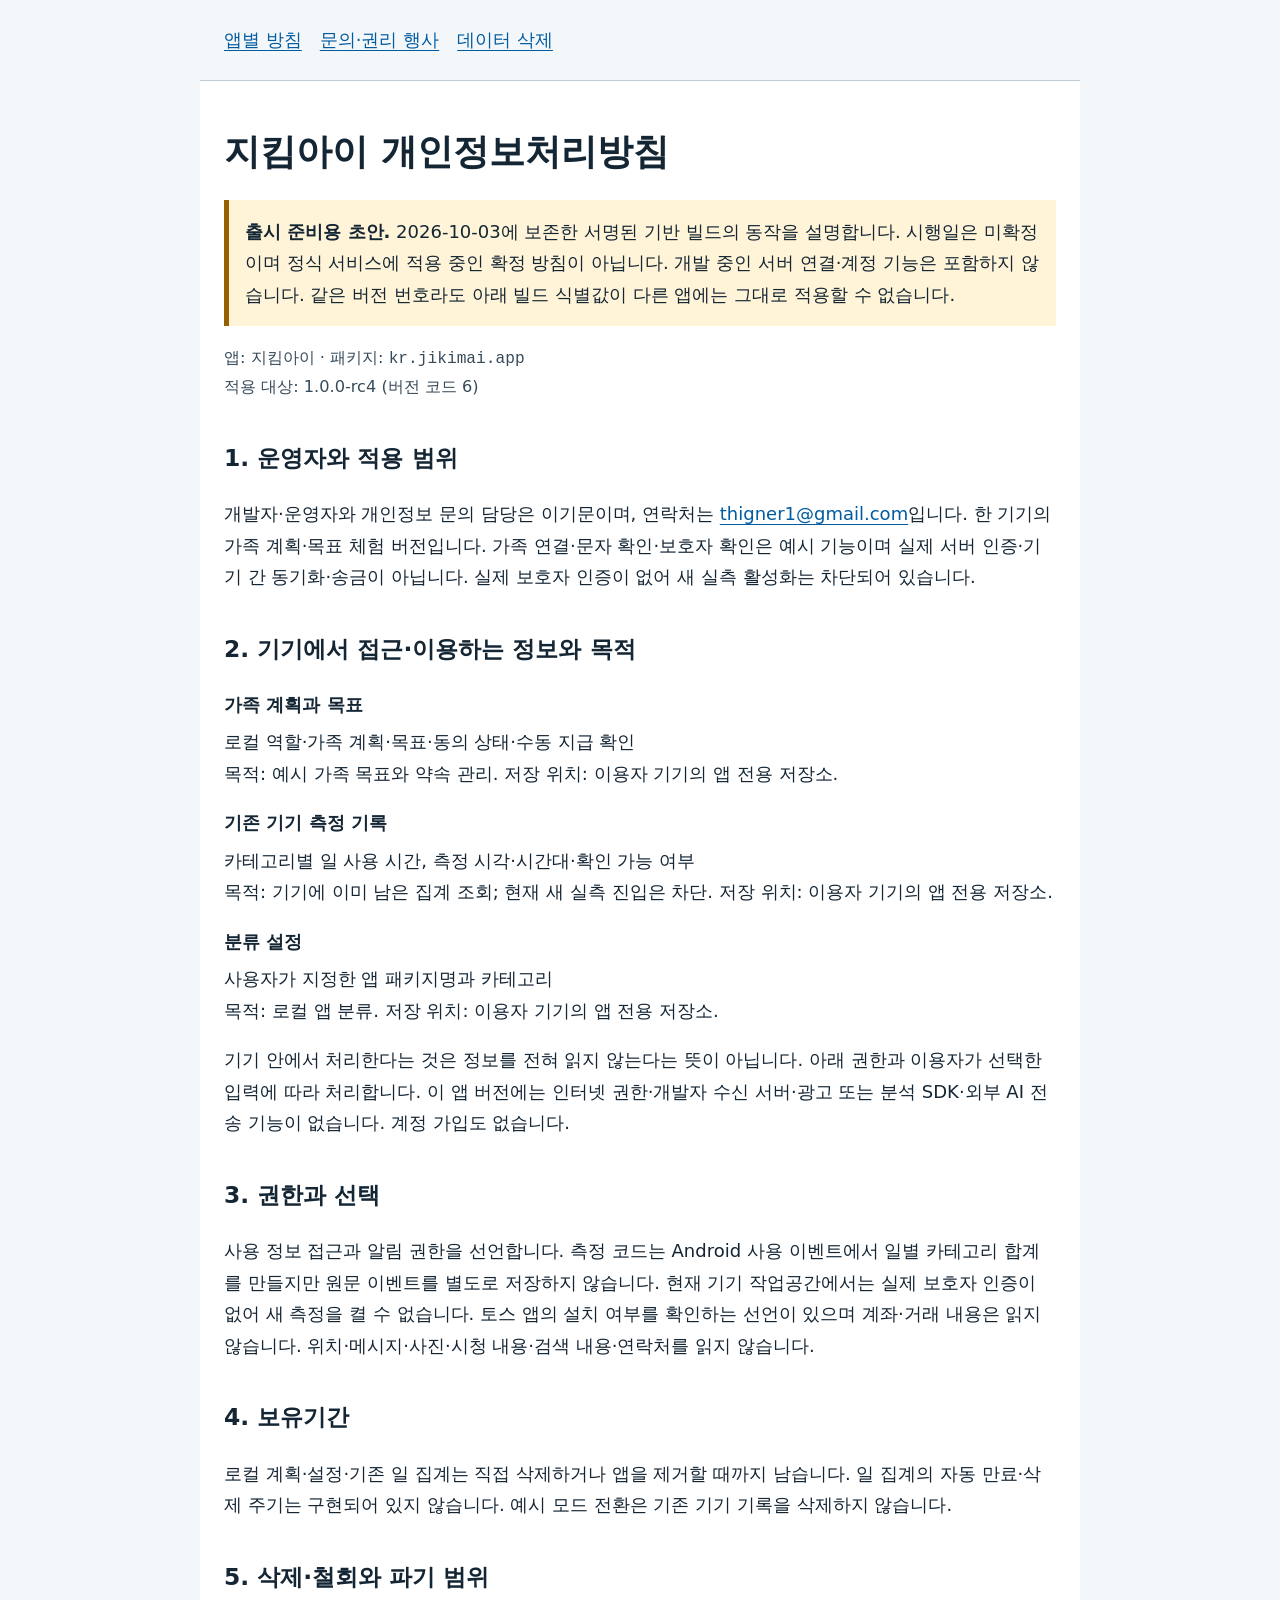
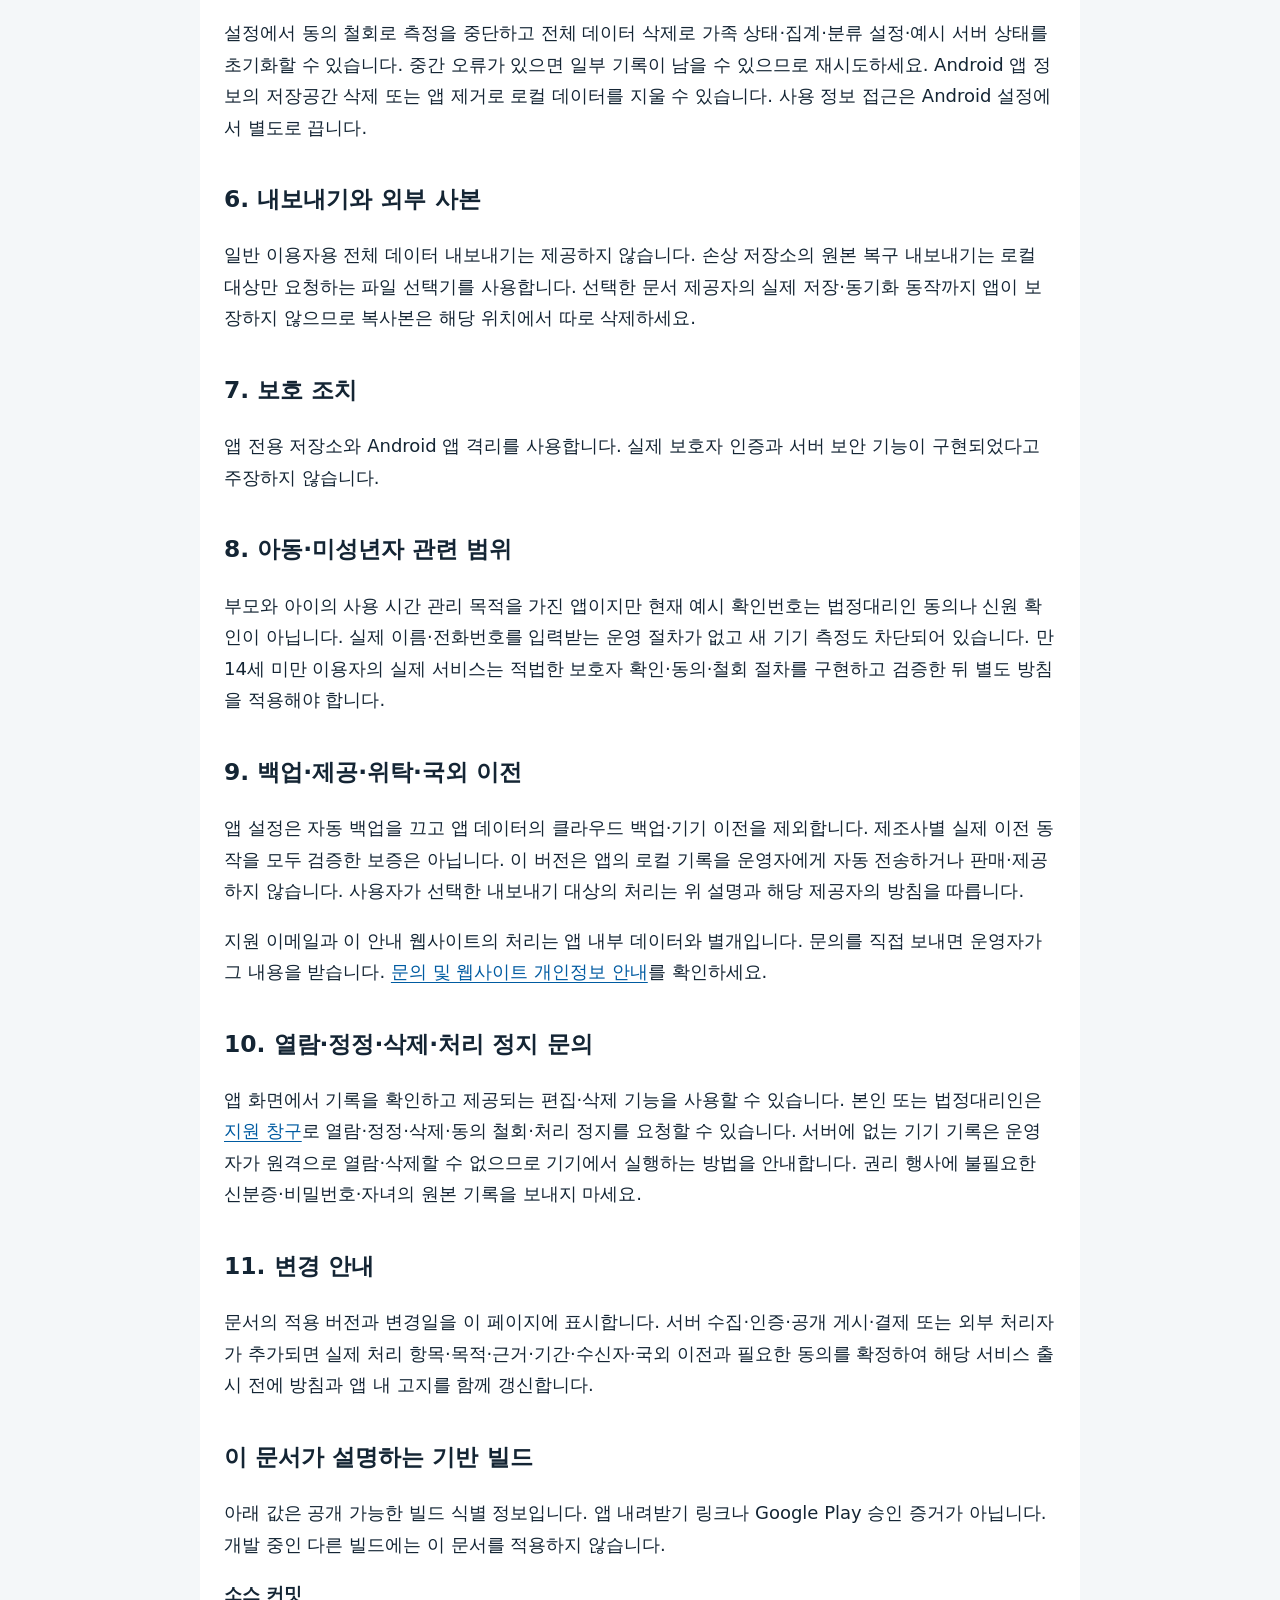
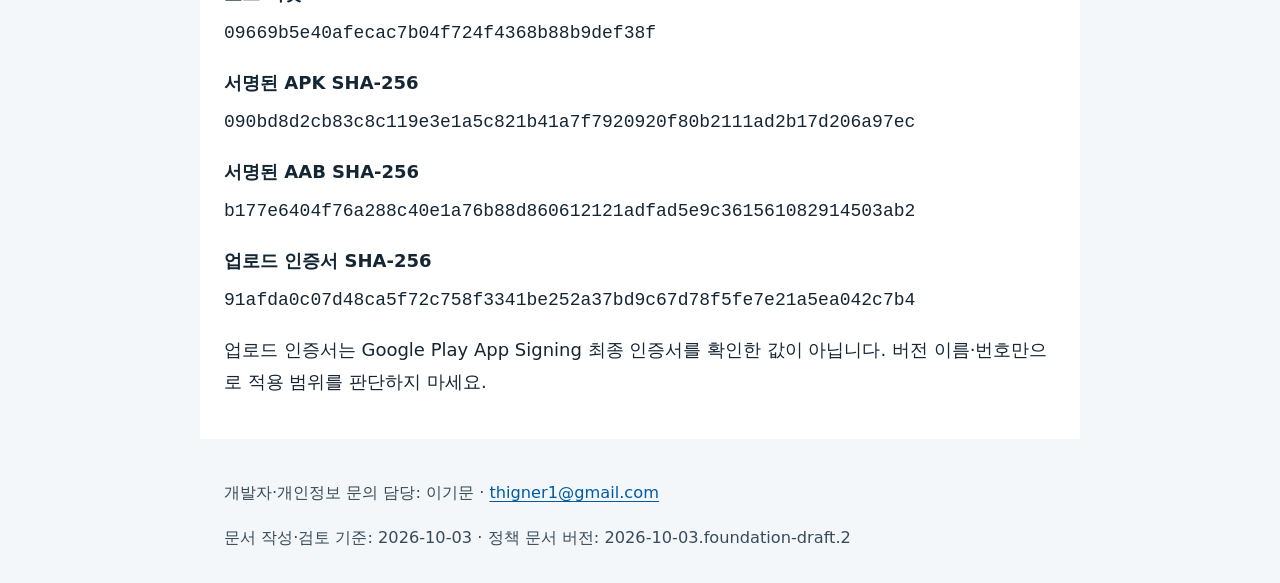
<file: jikimai.html>
<!doctype html>
<html lang="ko"><head><meta charset="utf-8"><meta name="viewport" content="width=device-width, initial-scale=1"><meta name="description" content="지킴아이 개인정보처리방침 · 개발자 이기문 · 현재 버전 데이터 처리 안내"><title>지킴아이 개인정보처리방침 | 이기문 앱 지원</title><link rel="stylesheet" href="styles.css"></head>
<body><a class="skip" href="#main">본문 바로가기</a><header><nav aria-label="공통 메뉴"><a href="index.html">앱별 방침</a><a href="support.html">문의·권리 행사</a><a href="delete-data.html">데이터 삭제</a></nav></header><main id="main"><h1>지킴아이 개인정보처리방침</h1><p class="notice"><strong>출시 준비용 초안.</strong> 2026-10-03에 보존한 서명된 기반 빌드의 동작을 설명합니다. 시행일은 미확정이며 정식 서비스에 적용 중인 확정 방침이 아닙니다. 개발 중인 서버 연결·계정 기능은 포함하지 않습니다. 같은 버전 번호라도 아래 빌드 식별값이 다른 앱에는 그대로 적용할 수 없습니다.</p><p class="meta">앱: 지킴아이 · 패키지: <code>kr.jikimai.app</code><br>적용 대상: 1.0.0-rc4 (버전 코드 6)</p><h2>1. 운영자와 적용 범위</h2><p>개발자·운영자와 개인정보 문의 담당은 이기문이며, 연락처는 <a href="mailto:thigner1@gmail.com">thigner1@gmail.com</a>입니다. 한 기기의 가족 계획·목표 체험 버전입니다. 가족 연결·문자 확인·보호자 확인은 예시 기능이며 실제 서버 인증·기기 간 동기화·송금이 아닙니다. 실제 보호자 인증이 없어 새 실측 활성화는 차단되어 있습니다.</p><h2>2. 기기에서 접근·이용하는 정보와 목적</h2><dl><dt>가족 계획과 목표</dt><dd>로컬 역할·가족 계획·목표·동의 상태·수동 지급 확인<br>목적: 예시 가족 목표와 약속 관리. 저장 위치: 이용자 기기의 앱 전용 저장소.</dd><dt>기존 기기 측정 기록</dt><dd>카테고리별 일 사용 시간, 측정 시각·시간대·확인 가능 여부<br>목적: 기기에 이미 남은 집계 조회; 현재 새 실측 진입은 차단. 저장 위치: 이용자 기기의 앱 전용 저장소.</dd><dt>분류 설정</dt><dd>사용자가 지정한 앱 패키지명과 카테고리<br>목적: 로컬 앱 분류. 저장 위치: 이용자 기기의 앱 전용 저장소.</dd></dl><p>기기 안에서 처리한다는 것은 정보를 전혀 읽지 않는다는 뜻이 아닙니다. 아래 권한과 이용자가 선택한 입력에 따라 처리합니다. 이 앱 버전에는 인터넷 권한·개발자 수신 서버·광고 또는 분석 SDK·외부 AI 전송 기능이 없습니다. 계정 가입도 없습니다.</p><h2 id="permissions">3. 권한과 선택</h2><p>사용 정보 접근과 알림 권한을 선언합니다. 측정 코드는 Android 사용 이벤트에서 일별 카테고리 합계를 만들지만 원문 이벤트를 별도로 저장하지 않습니다. 현재 기기 작업공간에서는 실제 보호자 인증이 없어 새 측정을 켤 수 없습니다. 토스 앱의 설치 여부를 확인하는 선언이 있으며 계좌·거래 내용은 읽지 않습니다. 위치·메시지·사진·시청 내용·검색 내용·연락처를 읽지 않습니다.</p><h2 id="retention">4. 보유기간</h2><p>로컬 계획·설정·기존 일 집계는 직접 삭제하거나 앱을 제거할 때까지 남습니다. 일 집계의 자동 만료·삭제 주기는 구현되어 있지 않습니다. 예시 모드 전환은 기존 기기 기록을 삭제하지 않습니다.</p><h2 id="deletion">5. 삭제·철회와 파기 범위</h2><p>설정에서 동의 철회로 측정을 중단하고 전체 데이터 삭제로 가족 상태·집계·분류 설정·예시 서버 상태를 초기화할 수 있습니다. 중간 오류가 있으면 일부 기록이 남을 수 있으므로 재시도하세요. Android 앱 정보의 저장공간 삭제 또는 앱 제거로 로컬 데이터를 지울 수 있습니다. 사용 정보 접근은 Android 설정에서 별도로 끕니다.</p><h2 id="export">6. 내보내기와 외부 사본</h2><p>일반 이용자용 전체 데이터 내보내기는 제공하지 않습니다. 손상 저장소의 원본 복구 내보내기는 로컬 대상만 요청하는 파일 선택기를 사용합니다. 선택한 문서 제공자의 실제 저장·동기화 동작까지 앱이 보장하지 않으므로 복사본은 해당 위치에서 따로 삭제하세요.</p><h2 id="security">7. 보호 조치</h2><p>앱 전용 저장소와 Android 앱 격리를 사용합니다. 실제 보호자 인증과 서버 보안 기능이 구현되었다고 주장하지 않습니다.</p><h2 id="children">8. 아동·미성년자 관련 범위</h2><p>부모와 아이의 사용 시간 관리 목적을 가진 앱이지만 현재 예시 확인번호는 법정대리인 동의나 신원 확인이 아닙니다. 실제 이름·전화번호를 입력받는 운영 절차가 없고 새 기기 측정도 차단되어 있습니다. 만 14세 미만 이용자의 실제 서비스는 적법한 보호자 확인·동의·철회 절차를 구현하고 검증한 뒤 별도 방침을 적용해야 합니다.</p><h2>9. 백업·제공·위탁·국외 이전</h2><p>앱 설정은 자동 백업을 끄고 앱 데이터의 클라우드 백업·기기 이전을 제외합니다. 제조사별 실제 이전 동작을 모두 검증한 보증은 아닙니다. 이 버전은 앱의 로컬 기록을 운영자에게 자동 전송하거나 판매·제공하지 않습니다. 사용자가 선택한 내보내기 대상의 처리는 위 설명과 해당 제공자의 방침을 따릅니다.</p><p>지원 이메일과 이 안내 웹사이트의 처리는 앱 내부 데이터와 별개입니다. 문의를 직접 보내면 운영자가 그 내용을 받습니다. <a href="support.html#privacy">문의 및 웹사이트 개인정보 안내</a>를 확인하세요.</p><h2>10. 열람·정정·삭제·처리 정지 문의</h2><p>앱 화면에서 기록을 확인하고 제공되는 편집·삭제 기능을 사용할 수 있습니다. 본인 또는 법정대리인은 <a href="support.html">지원 창구</a>로 열람·정정·삭제·동의 철회·처리 정지를 요청할 수 있습니다. 서버에 없는 기기 기록은 운영자가 원격으로 열람·삭제할 수 없으므로 기기에서 실행하는 방법을 안내합니다. 권리 행사에 불필요한 신분증·비밀번호·자녀의 원본 기록을 보내지 마세요.</p><h2>11. 변경 안내</h2><p>문서의 적용 버전과 변경일을 이 페이지에 표시합니다. 서버 수집·인증·공개 게시·결제 또는 외부 처리자가 추가되면 실제 처리 항목·목적·근거·기간·수신자·국외 이전과 필요한 동의를 확정하여 해당 서비스 출시 전에 방침과 앱 내 고지를 함께 갱신합니다.</p><h2 id="build-snapshot">이 문서가 설명하는 기반 빌드</h2><p>아래 값은 공개 가능한 빌드 식별 정보입니다. 앱 내려받기 링크나 Google Play 승인 증거가 아닙니다. 개발 중인 다른 빌드에는 이 문서를 적용하지 않습니다.</p><dl><dt>소스 커밋</dt><dd><code>09669b5e40afecac7b04f724f4368b88b9def38f</code></dd><dt>서명된 APK SHA-256</dt><dd><code>090bd8d2cb83c8c119e3e1a5c821b41a7f7920920f80b2111ad2b17d206a97ec</code></dd><dt>서명된 AAB SHA-256</dt><dd><code>b177e6404f76a288c40e1a76b88d860612121adfad5e9c361561082914503ab2</code></dd><dt>업로드 인증서 SHA-256</dt><dd><code>91afda0c07d48ca5f72c758f3341be252a37bd9c67d78f5fe7e21a5ea042c7b4</code></dd></dl><p>업로드 인증서는 Google Play App Signing 최종 인증서를 확인한 값이 아닙니다. 버전 이름·번호만으로 적용 범위를 판단하지 마세요.</p></main><footer><p>개발자·개인정보 문의 담당: 이기문 · <a href="mailto:thigner1@gmail.com">thigner1@gmail.com</a></p><p>문서 작성·검토 기준: 2026-10-03 · 정책 문서 버전: 2026-10-03.foundation-draft.2</p></footer></body></html>
</file>
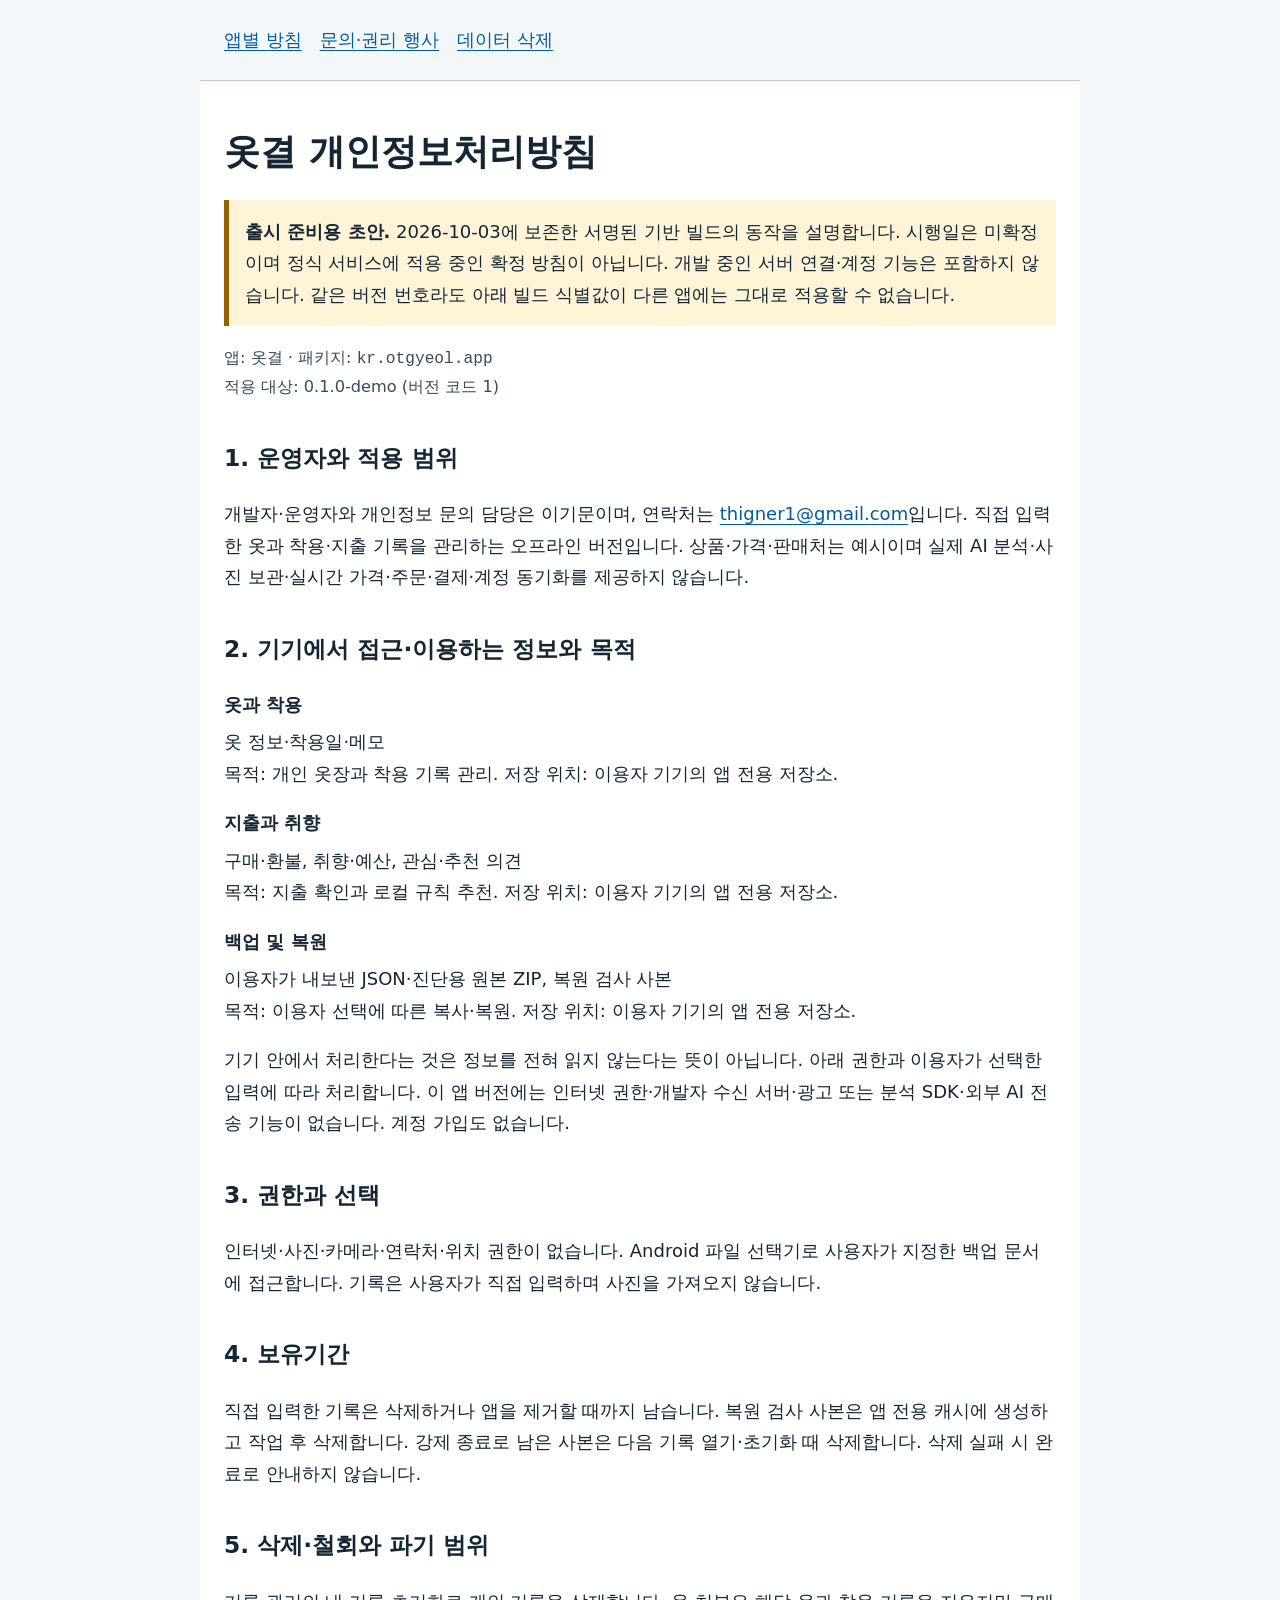
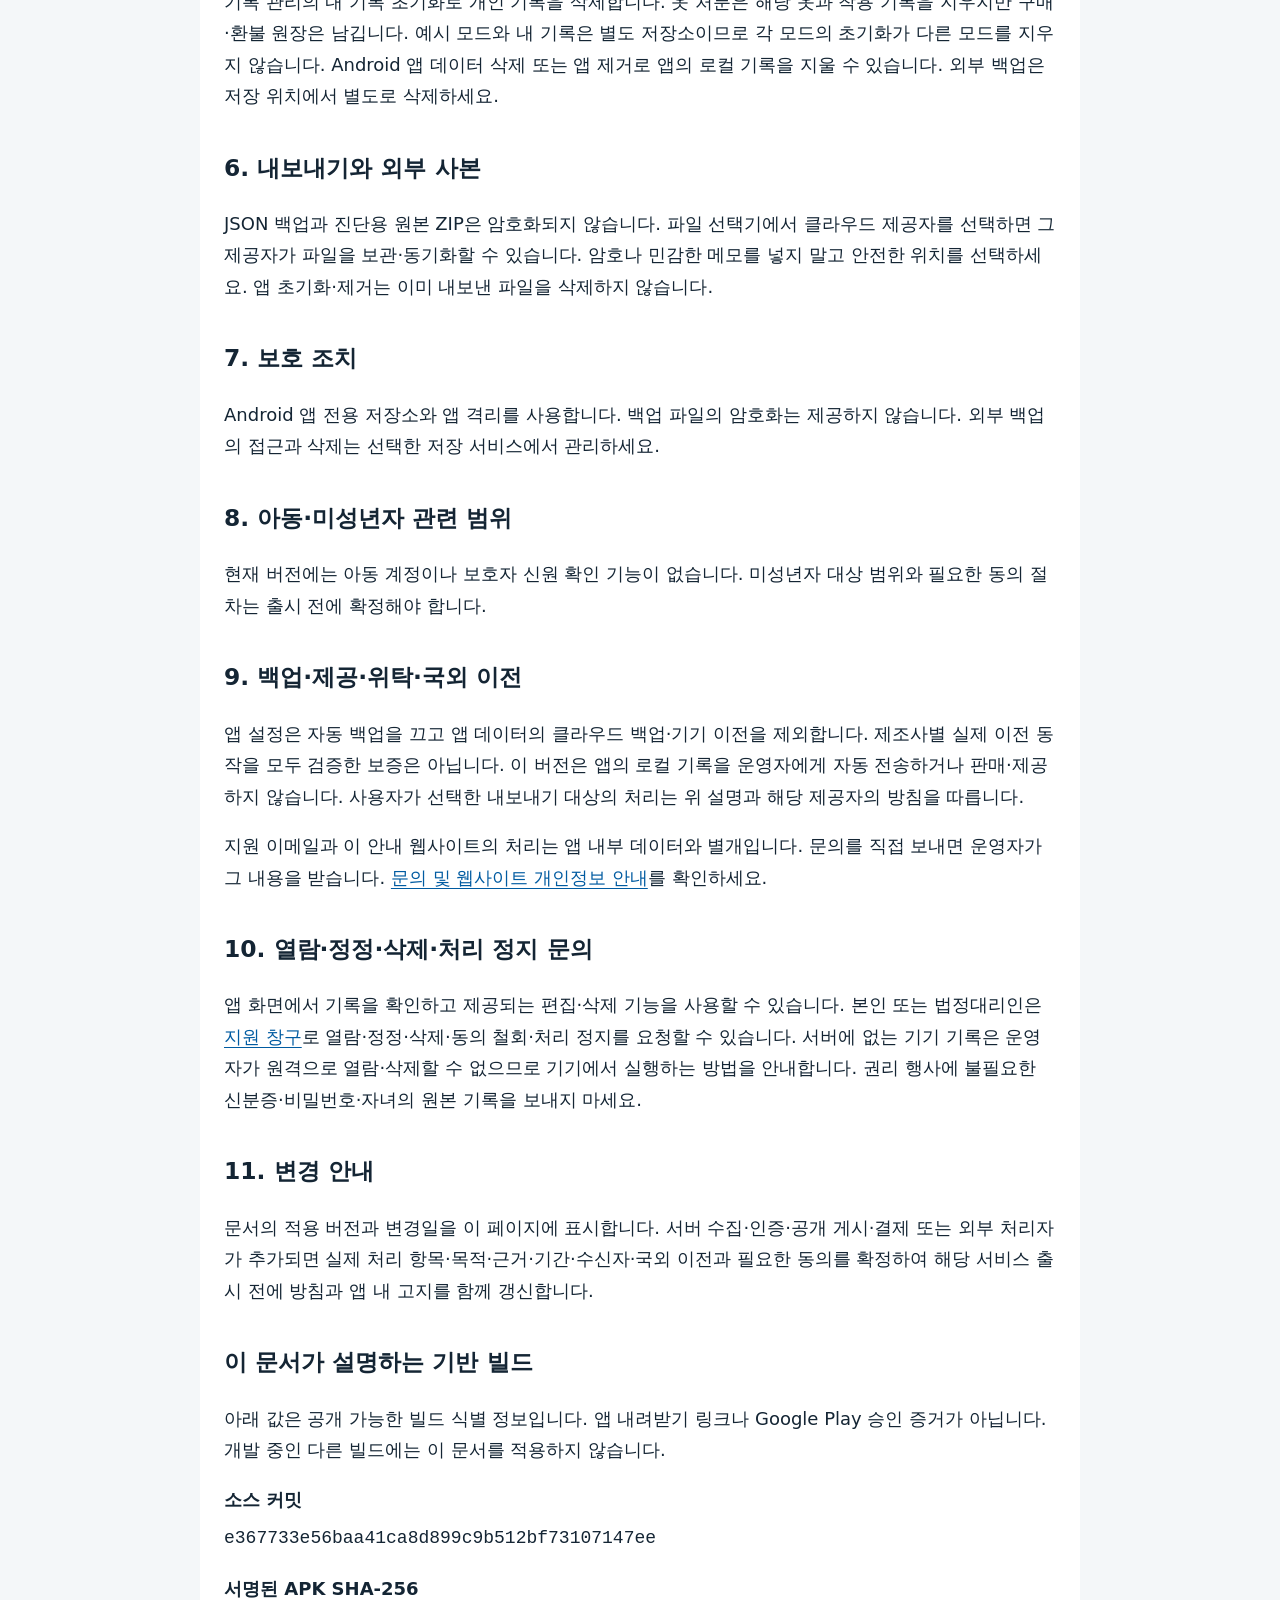
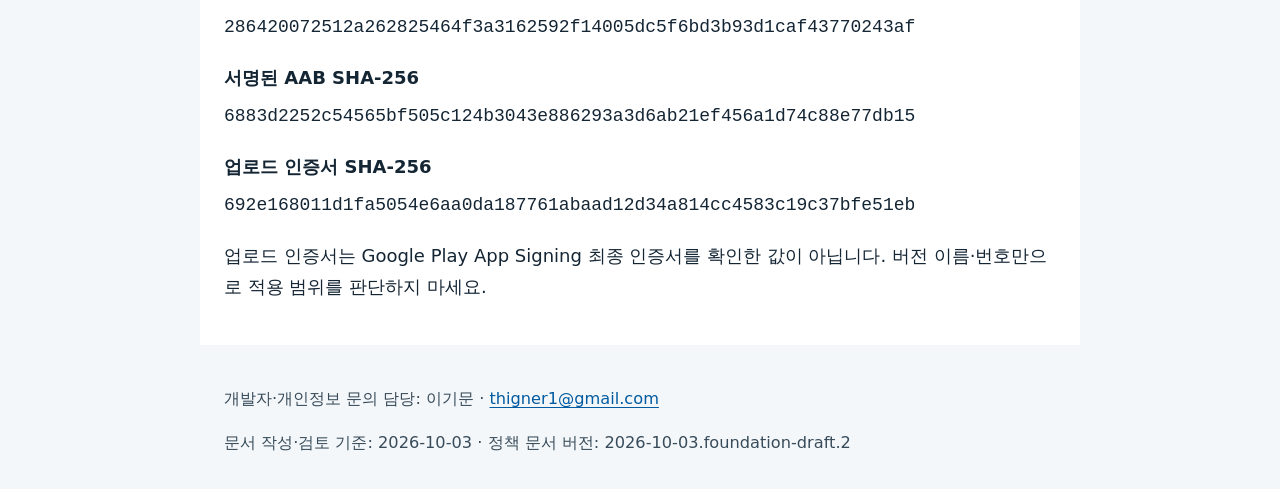
<file: otgyeol.html>
<!doctype html>
<html lang="ko"><head><meta charset="utf-8"><meta name="viewport" content="width=device-width, initial-scale=1"><meta name="description" content="옷결 개인정보처리방침 · 개발자 이기문 · 현재 버전 데이터 처리 안내"><title>옷결 개인정보처리방침 | 이기문 앱 지원</title><link rel="stylesheet" href="styles.css"></head>
<body><a class="skip" href="#main">본문 바로가기</a><header><nav aria-label="공통 메뉴"><a href="index.html">앱별 방침</a><a href="support.html">문의·권리 행사</a><a href="delete-data.html">데이터 삭제</a></nav></header><main id="main"><h1>옷결 개인정보처리방침</h1><p class="notice"><strong>출시 준비용 초안.</strong> 2026-10-03에 보존한 서명된 기반 빌드의 동작을 설명합니다. 시행일은 미확정이며 정식 서비스에 적용 중인 확정 방침이 아닙니다. 개발 중인 서버 연결·계정 기능은 포함하지 않습니다. 같은 버전 번호라도 아래 빌드 식별값이 다른 앱에는 그대로 적용할 수 없습니다.</p><p class="meta">앱: 옷결 · 패키지: <code>kr.otgyeol.app</code><br>적용 대상: 0.1.0-demo (버전 코드 1)</p><h2>1. 운영자와 적용 범위</h2><p>개발자·운영자와 개인정보 문의 담당은 이기문이며, 연락처는 <a href="mailto:thigner1@gmail.com">thigner1@gmail.com</a>입니다. 직접 입력한 옷과 착용·지출 기록을 관리하는 오프라인 버전입니다. 상품·가격·판매처는 예시이며 실제 AI 분석·사진 보관·실시간 가격·주문·결제·계정 동기화를 제공하지 않습니다.</p><h2>2. 기기에서 접근·이용하는 정보와 목적</h2><dl><dt>옷과 착용</dt><dd>옷 정보·착용일·메모<br>목적: 개인 옷장과 착용 기록 관리. 저장 위치: 이용자 기기의 앱 전용 저장소.</dd><dt>지출과 취향</dt><dd>구매·환불, 취향·예산, 관심·추천 의견<br>목적: 지출 확인과 로컬 규칙 추천. 저장 위치: 이용자 기기의 앱 전용 저장소.</dd><dt>백업 및 복원</dt><dd>이용자가 내보낸 JSON·진단용 원본 ZIP, 복원 검사 사본<br>목적: 이용자 선택에 따른 복사·복원. 저장 위치: 이용자 기기의 앱 전용 저장소.</dd></dl><p>기기 안에서 처리한다는 것은 정보를 전혀 읽지 않는다는 뜻이 아닙니다. 아래 권한과 이용자가 선택한 입력에 따라 처리합니다. 이 앱 버전에는 인터넷 권한·개발자 수신 서버·광고 또는 분석 SDK·외부 AI 전송 기능이 없습니다. 계정 가입도 없습니다.</p><h2 id="permissions">3. 권한과 선택</h2><p>인터넷·사진·카메라·연락처·위치 권한이 없습니다. Android 파일 선택기로 사용자가 지정한 백업 문서에 접근합니다. 기록은 사용자가 직접 입력하며 사진을 가져오지 않습니다.</p><h2 id="retention">4. 보유기간</h2><p>직접 입력한 기록은 삭제하거나 앱을 제거할 때까지 남습니다. 복원 검사 사본은 앱 전용 캐시에 생성하고 작업 후 삭제합니다. 강제 종료로 남은 사본은 다음 기록 열기·초기화 때 삭제합니다. 삭제 실패 시 완료로 안내하지 않습니다.</p><h2 id="deletion">5. 삭제·철회와 파기 범위</h2><p>기록 관리의 내 기록 초기화로 개인 기록을 삭제합니다. 옷 처분은 해당 옷과 착용 기록을 지우지만 구매·환불 원장은 남깁니다. 예시 모드와 내 기록은 별도 저장소이므로 각 모드의 초기화가 다른 모드를 지우지 않습니다. Android 앱 데이터 삭제 또는 앱 제거로 앱의 로컬 기록을 지울 수 있습니다. 외부 백업은 저장 위치에서 별도로 삭제하세요.</p><h2 id="export">6. 내보내기와 외부 사본</h2><p>JSON 백업과 진단용 원본 ZIP은 암호화되지 않습니다. 파일 선택기에서 클라우드 제공자를 선택하면 그 제공자가 파일을 보관·동기화할 수 있습니다. 암호나 민감한 메모를 넣지 말고 안전한 위치를 선택하세요. 앱 초기화·제거는 이미 내보낸 파일을 삭제하지 않습니다.</p><h2 id="security">7. 보호 조치</h2><p>Android 앱 전용 저장소와 앱 격리를 사용합니다. 백업 파일의 암호화는 제공하지 않습니다. 외부 백업의 접근과 삭제는 선택한 저장 서비스에서 관리하세요.</p><h2 id="children">8. 아동·미성년자 관련 범위</h2><p>현재 버전에는 아동 계정이나 보호자 신원 확인 기능이 없습니다. 미성년자 대상 범위와 필요한 동의 절차는 출시 전에 확정해야 합니다.</p><h2>9. 백업·제공·위탁·국외 이전</h2><p>앱 설정은 자동 백업을 끄고 앱 데이터의 클라우드 백업·기기 이전을 제외합니다. 제조사별 실제 이전 동작을 모두 검증한 보증은 아닙니다. 이 버전은 앱의 로컬 기록을 운영자에게 자동 전송하거나 판매·제공하지 않습니다. 사용자가 선택한 내보내기 대상의 처리는 위 설명과 해당 제공자의 방침을 따릅니다.</p><p>지원 이메일과 이 안내 웹사이트의 처리는 앱 내부 데이터와 별개입니다. 문의를 직접 보내면 운영자가 그 내용을 받습니다. <a href="support.html#privacy">문의 및 웹사이트 개인정보 안내</a>를 확인하세요.</p><h2>10. 열람·정정·삭제·처리 정지 문의</h2><p>앱 화면에서 기록을 확인하고 제공되는 편집·삭제 기능을 사용할 수 있습니다. 본인 또는 법정대리인은 <a href="support.html">지원 창구</a>로 열람·정정·삭제·동의 철회·처리 정지를 요청할 수 있습니다. 서버에 없는 기기 기록은 운영자가 원격으로 열람·삭제할 수 없으므로 기기에서 실행하는 방법을 안내합니다. 권리 행사에 불필요한 신분증·비밀번호·자녀의 원본 기록을 보내지 마세요.</p><h2>11. 변경 안내</h2><p>문서의 적용 버전과 변경일을 이 페이지에 표시합니다. 서버 수집·인증·공개 게시·결제 또는 외부 처리자가 추가되면 실제 처리 항목·목적·근거·기간·수신자·국외 이전과 필요한 동의를 확정하여 해당 서비스 출시 전에 방침과 앱 내 고지를 함께 갱신합니다.</p><h2 id="build-snapshot">이 문서가 설명하는 기반 빌드</h2><p>아래 값은 공개 가능한 빌드 식별 정보입니다. 앱 내려받기 링크나 Google Play 승인 증거가 아닙니다. 개발 중인 다른 빌드에는 이 문서를 적용하지 않습니다.</p><dl><dt>소스 커밋</dt><dd><code>e367733e56baa41ca8d899c9b512bf73107147ee</code></dd><dt>서명된 APK SHA-256</dt><dd><code>286420072512a262825464f3a3162592f14005dc5f6bd3b93d1caf43770243af</code></dd><dt>서명된 AAB SHA-256</dt><dd><code>6883d2252c54565bf505c124b3043e886293a3d6ab21ef456a1d74c88e77db15</code></dd><dt>업로드 인증서 SHA-256</dt><dd><code>692e168011d1fa5054e6aa0da187761abaad12d34a814cc4583c19c37bfe51eb</code></dd></dl><p>업로드 인증서는 Google Play App Signing 최종 인증서를 확인한 값이 아닙니다. 버전 이름·번호만으로 적용 범위를 판단하지 마세요.</p></main><footer><p>개발자·개인정보 문의 담당: 이기문 · <a href="mailto:thigner1@gmail.com">thigner1@gmail.com</a></p><p>문서 작성·검토 기준: 2026-10-03 · 정책 문서 버전: 2026-10-03.foundation-draft.2</p></footer></body></html>
</file>
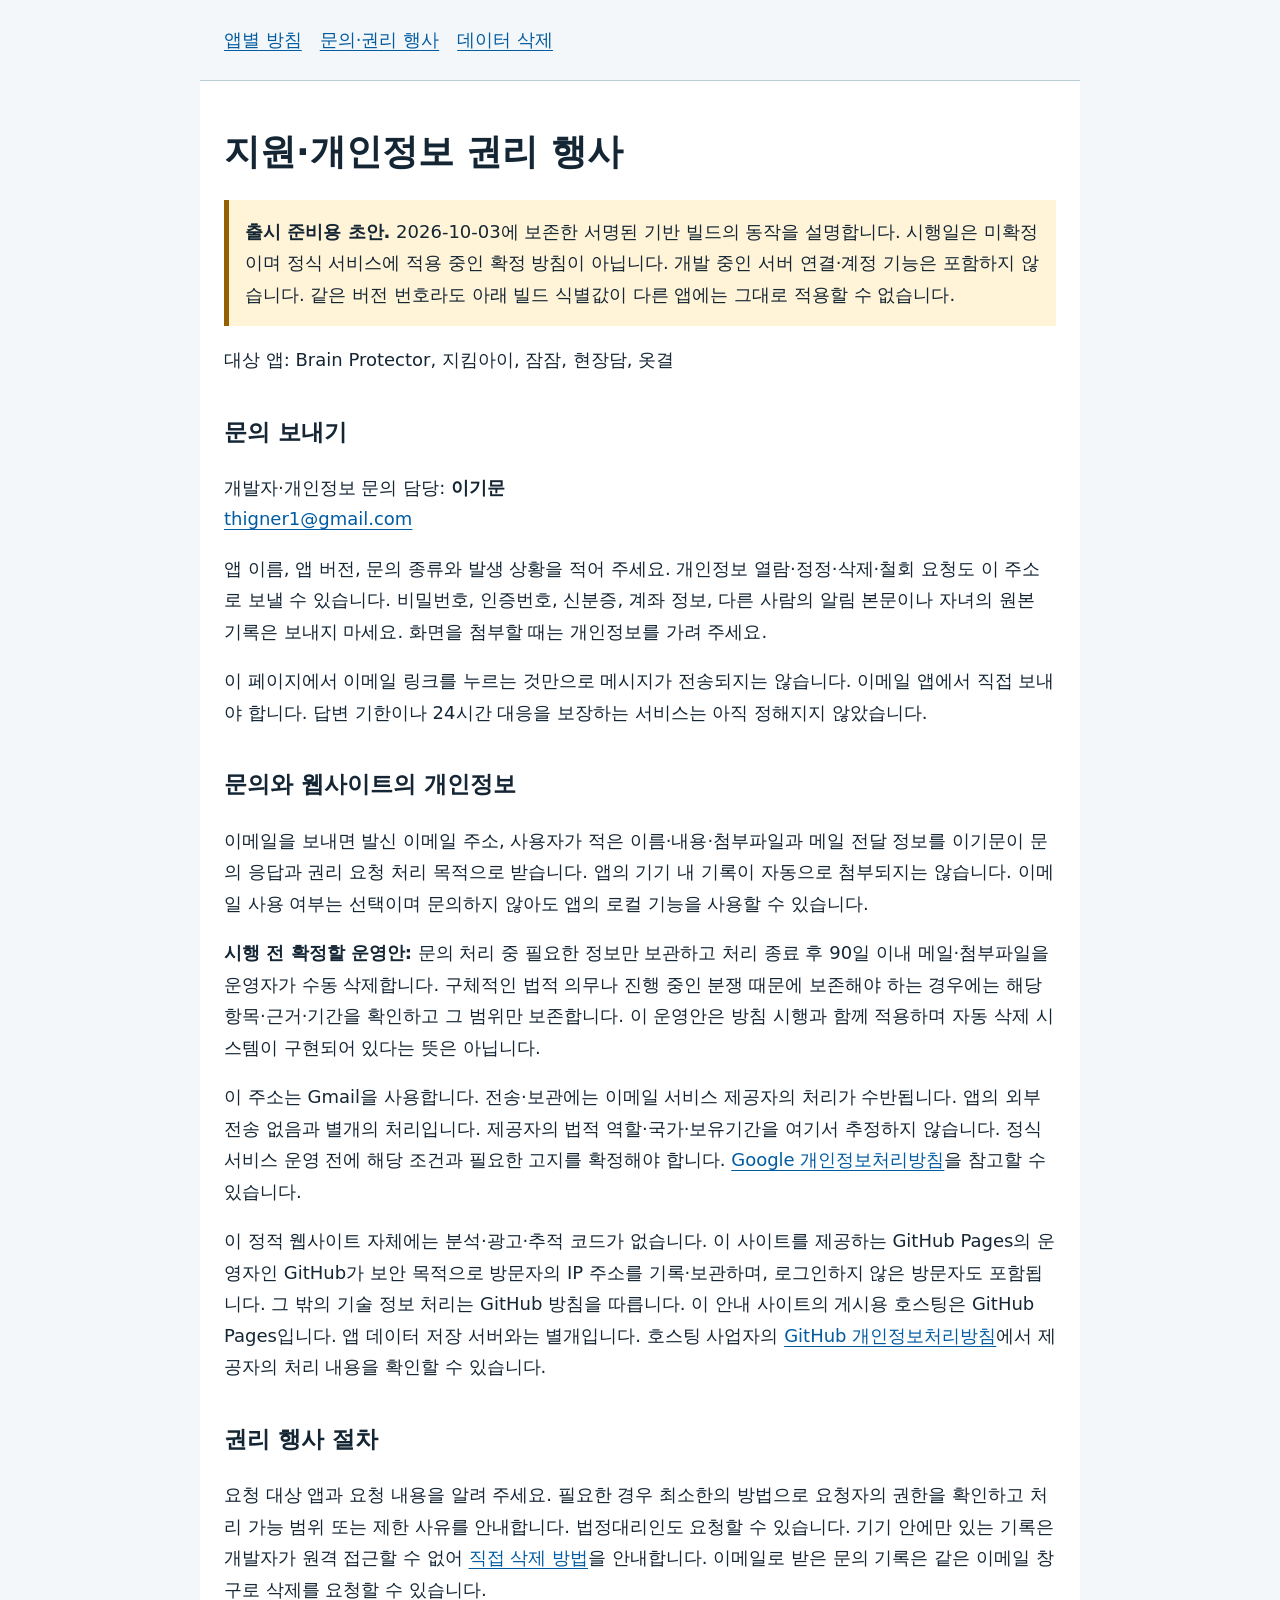
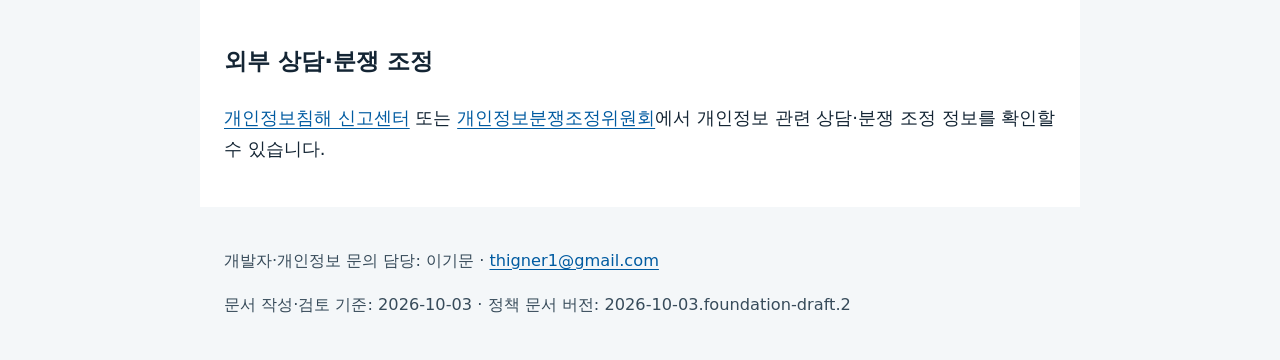
<file: support.html>
<!doctype html>
<html lang="ko"><head><meta charset="utf-8"><meta name="viewport" content="width=device-width, initial-scale=1"><meta name="description" content="지원·개인정보 권리 행사 · 개발자 이기문 · 현재 버전 데이터 처리 안내"><title>지원·개인정보 권리 행사 | 이기문 앱 지원</title><link rel="stylesheet" href="styles.css"></head>
<body><a class="skip" href="#main">본문 바로가기</a><header><nav aria-label="공통 메뉴"><a href="index.html">앱별 방침</a><a href="support.html">문의·권리 행사</a><a href="delete-data.html">데이터 삭제</a></nav></header><main id="main"><h1>지원·개인정보 권리 행사</h1><p class="notice"><strong>출시 준비용 초안.</strong> 2026-10-03에 보존한 서명된 기반 빌드의 동작을 설명합니다. 시행일은 미확정이며 정식 서비스에 적용 중인 확정 방침이 아닙니다. 개발 중인 서버 연결·계정 기능은 포함하지 않습니다. 같은 버전 번호라도 아래 빌드 식별값이 다른 앱에는 그대로 적용할 수 없습니다.</p><p>대상 앱: Brain Protector, 지킴아이, 잠잠, 현장담, 옷결</p><h2>문의 보내기</h2><p>개발자·개인정보 문의 담당: <strong>이기문</strong><br><a href="mailto:thigner1@gmail.com">thigner1@gmail.com</a></p><p>앱 이름, 앱 버전, 문의 종류와 발생 상황을 적어 주세요. 개인정보 열람·정정·삭제·철회 요청도 이 주소로 보낼 수 있습니다. 비밀번호, 인증번호, 신분증, 계좌 정보, 다른 사람의 알림 본문이나 자녀의 원본 기록은 보내지 마세요. 화면을 첨부할 때는 개인정보를 가려 주세요.</p><p>이 페이지에서 이메일 링크를 누르는 것만으로 메시지가 전송되지는 않습니다. 이메일 앱에서 직접 보내야 합니다. 답변 기한이나 24시간 대응을 보장하는 서비스는 아직 정해지지 않았습니다.</p><h2 id="privacy">문의와 웹사이트의 개인정보</h2><p>이메일을 보내면 발신 이메일 주소, 사용자가 적은 이름·내용·첨부파일과 메일 전달 정보를 이기문이 문의 응답과 권리 요청 처리 목적으로 받습니다. 앱의 기기 내 기록이 자동으로 첨부되지는 않습니다. 이메일 사용 여부는 선택이며 문의하지 않아도 앱의 로컬 기능을 사용할 수 있습니다.</p><p><strong>시행 전 확정할 운영안:</strong> 문의 처리 중 필요한 정보만 보관하고 처리 종료 후 90일 이내 메일·첨부파일을 운영자가 수동 삭제합니다. 구체적인 법적 의무나 진행 중인 분쟁 때문에 보존해야 하는 경우에는 해당 항목·근거·기간을 확인하고 그 범위만 보존합니다. 이 운영안은 방침 시행과 함께 적용하며 자동 삭제 시스템이 구현되어 있다는 뜻은 아닙니다.</p><p>이 주소는 Gmail을 사용합니다. 전송·보관에는 이메일 서비스 제공자의 처리가 수반됩니다. 앱의 외부 전송 없음과 별개의 처리입니다. 제공자의 법적 역할·국가·보유기간을 여기서 추정하지 않습니다. 정식 서비스 운영 전에 해당 조건과 필요한 고지를 확정해야 합니다. <a href="https://policies.google.com/privacy?hl=ko">Google 개인정보처리방침</a>을 참고할 수 있습니다.</p><p>이 정적 웹사이트 자체에는 분석·광고·추적 코드가 없습니다. 이 사이트를 제공하는 GitHub Pages의 운영자인 GitHub가 보안 목적으로 방문자의 IP 주소를 기록·보관하며, 로그인하지 않은 방문자도 포함됩니다. 그 밖의 기술 정보 처리는 GitHub 방침을 따릅니다. 이 안내 사이트의 게시용 호스팅은 GitHub Pages입니다. 앱 데이터 저장 서버와는 별개입니다. 호스팅 사업자의 <a href="https://docs.github.com/en/site-policy/privacy-policies/github-general-privacy-statement">GitHub 개인정보처리방침</a>에서 제공자의 처리 내용을 확인할 수 있습니다.</p><h2>권리 행사 절차</h2><p>요청 대상 앱과 요청 내용을 알려 주세요. 필요한 경우 최소한의 방법으로 요청자의 권한을 확인하고 처리 가능 범위 또는 제한 사유를 안내합니다. 법정대리인도 요청할 수 있습니다. 기기 안에만 있는 기록은 개발자가 원격 접근할 수 없어 <a href="delete-data.html">직접 삭제 방법</a>을 안내합니다. 이메일로 받은 문의 기록은 같은 이메일 창구로 삭제를 요청할 수 있습니다.</p><h2>외부 상담·분쟁 조정</h2><p><a href="https://privacy.kisa.or.kr/">개인정보침해 신고센터</a> 또는 <a href="https://www.kopico.go.kr/">개인정보분쟁조정위원회</a>에서 개인정보 관련 상담·분쟁 조정 정보를 확인할 수 있습니다.</p></main><footer><p>개발자·개인정보 문의 담당: 이기문 · <a href="mailto:thigner1@gmail.com">thigner1@gmail.com</a></p><p>문서 작성·검토 기준: 2026-10-03 · 정책 문서 버전: 2026-10-03.foundation-draft.2</p></footer></body></html>
</file>
<file: styles.css>
*{box-sizing:border-box}html{font-family:system-ui,-apple-system,"Noto Sans KR",sans-serif;color:#142534;background:#f4f7f9;font-size:18px;line-height:1.75}body{margin:0}a{color:#005ba1;text-underline-offset:.2em}a:focus-visible{outline:3px solid #9d4f00;outline-offset:4px}header,main,footer{max-width:880px;margin:auto;padding:24px}header{border-bottom:1px solid #bdcdd8}nav{display:flex;gap:18px;flex-wrap:wrap}main{background:white}h1{font-size:2rem;line-height:1.3}h2{font-size:1.3rem;margin-top:2rem}p,li,dd{overflow-wrap:anywhere}.notice{padding:16px;border-left:5px solid #956000;background:#fff4d7}.meta,footer{font-size:.9rem;color:#374b5a}dt{font-weight:700;margin-top:16px}dd{margin:6px 0 18px}article{border-bottom:1px solid #ccd7df;padding-bottom:20px}.skip{position:absolute;left:-10000px}.skip:focus{left:12px;top:12px;background:white;padding:12px}ul{padding-left:1.3rem}code{overflow-wrap:anywhere}@media(max-width:480px){header,main,footer{padding:18px}h1{font-size:1.65rem}}@media(prefers-color-scheme:dark){html{color:#e8eff5;background:#121d26}main{background:#192733}a{color:#a2d5ff}.meta,footer{color:#c0d1df}.notice{background:#342b17;border-color:#f1bd61}.skip:focus{background:#192733}}
</file>
